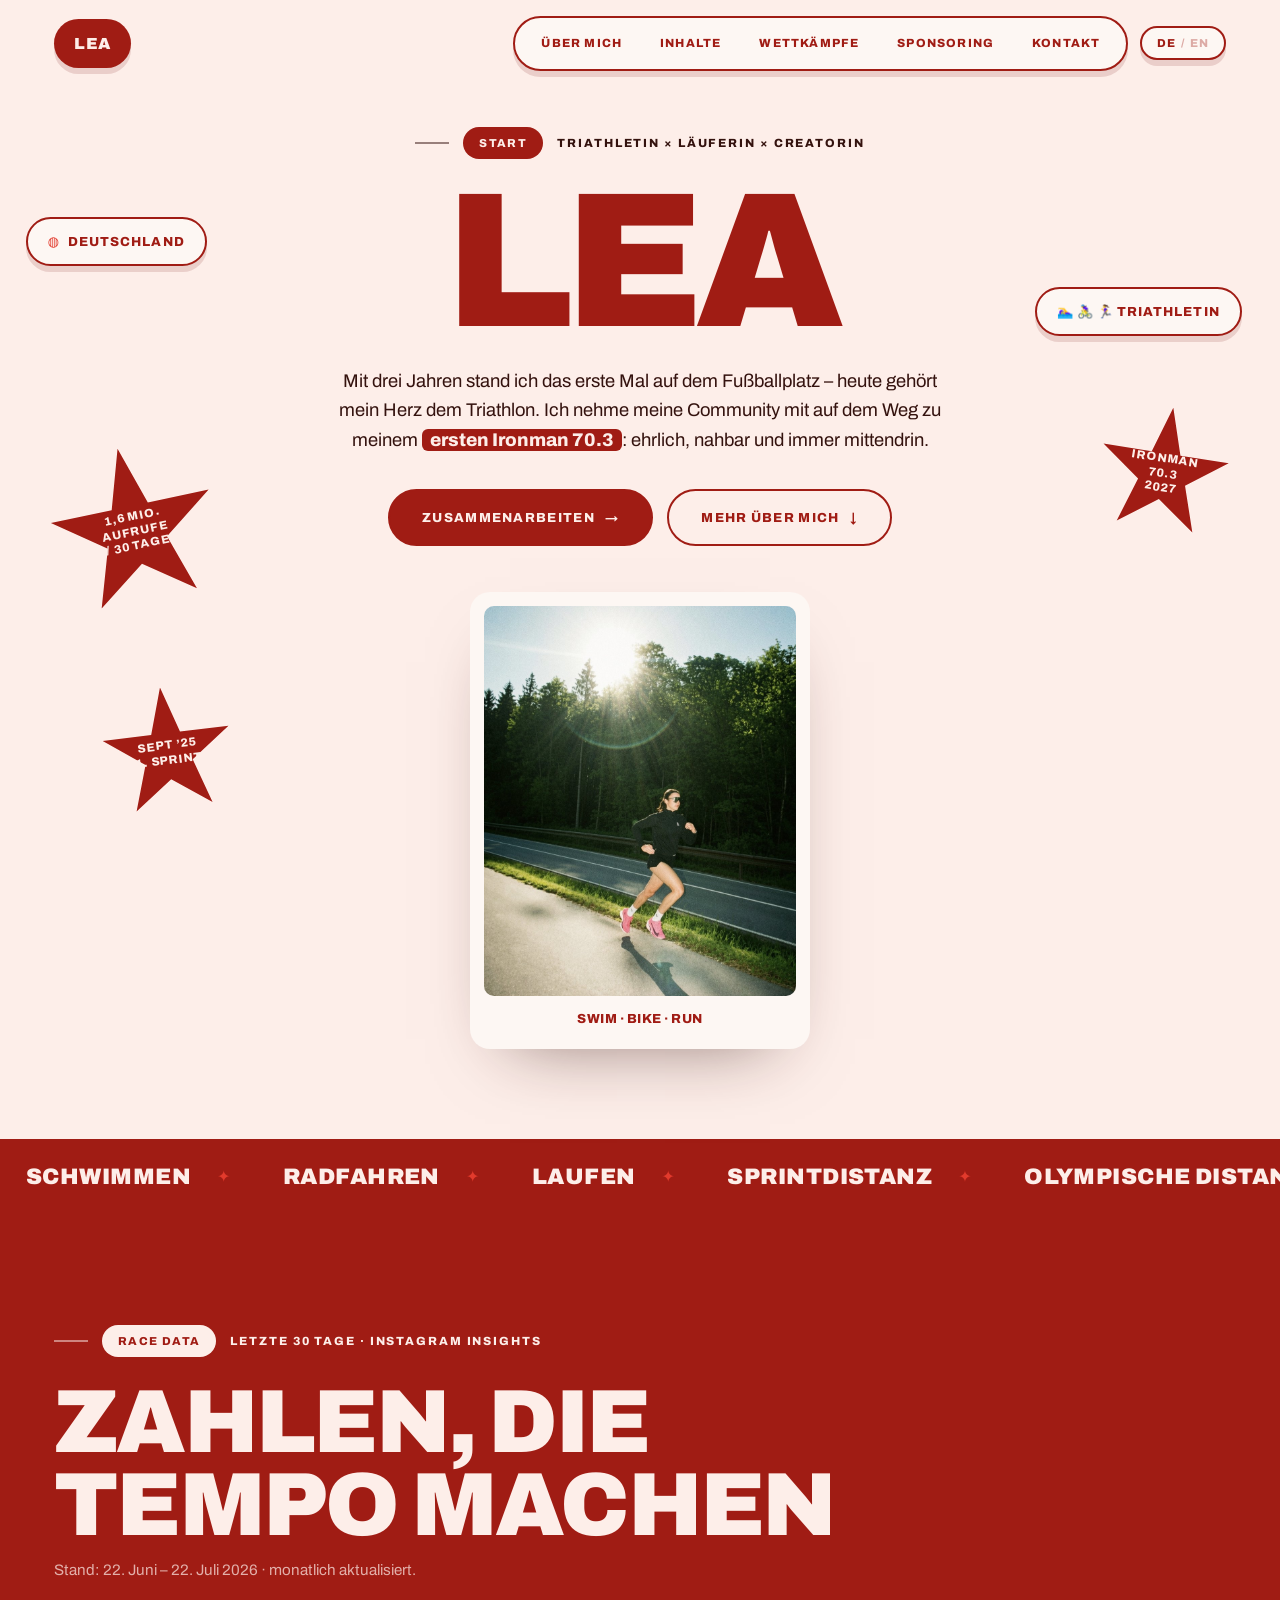
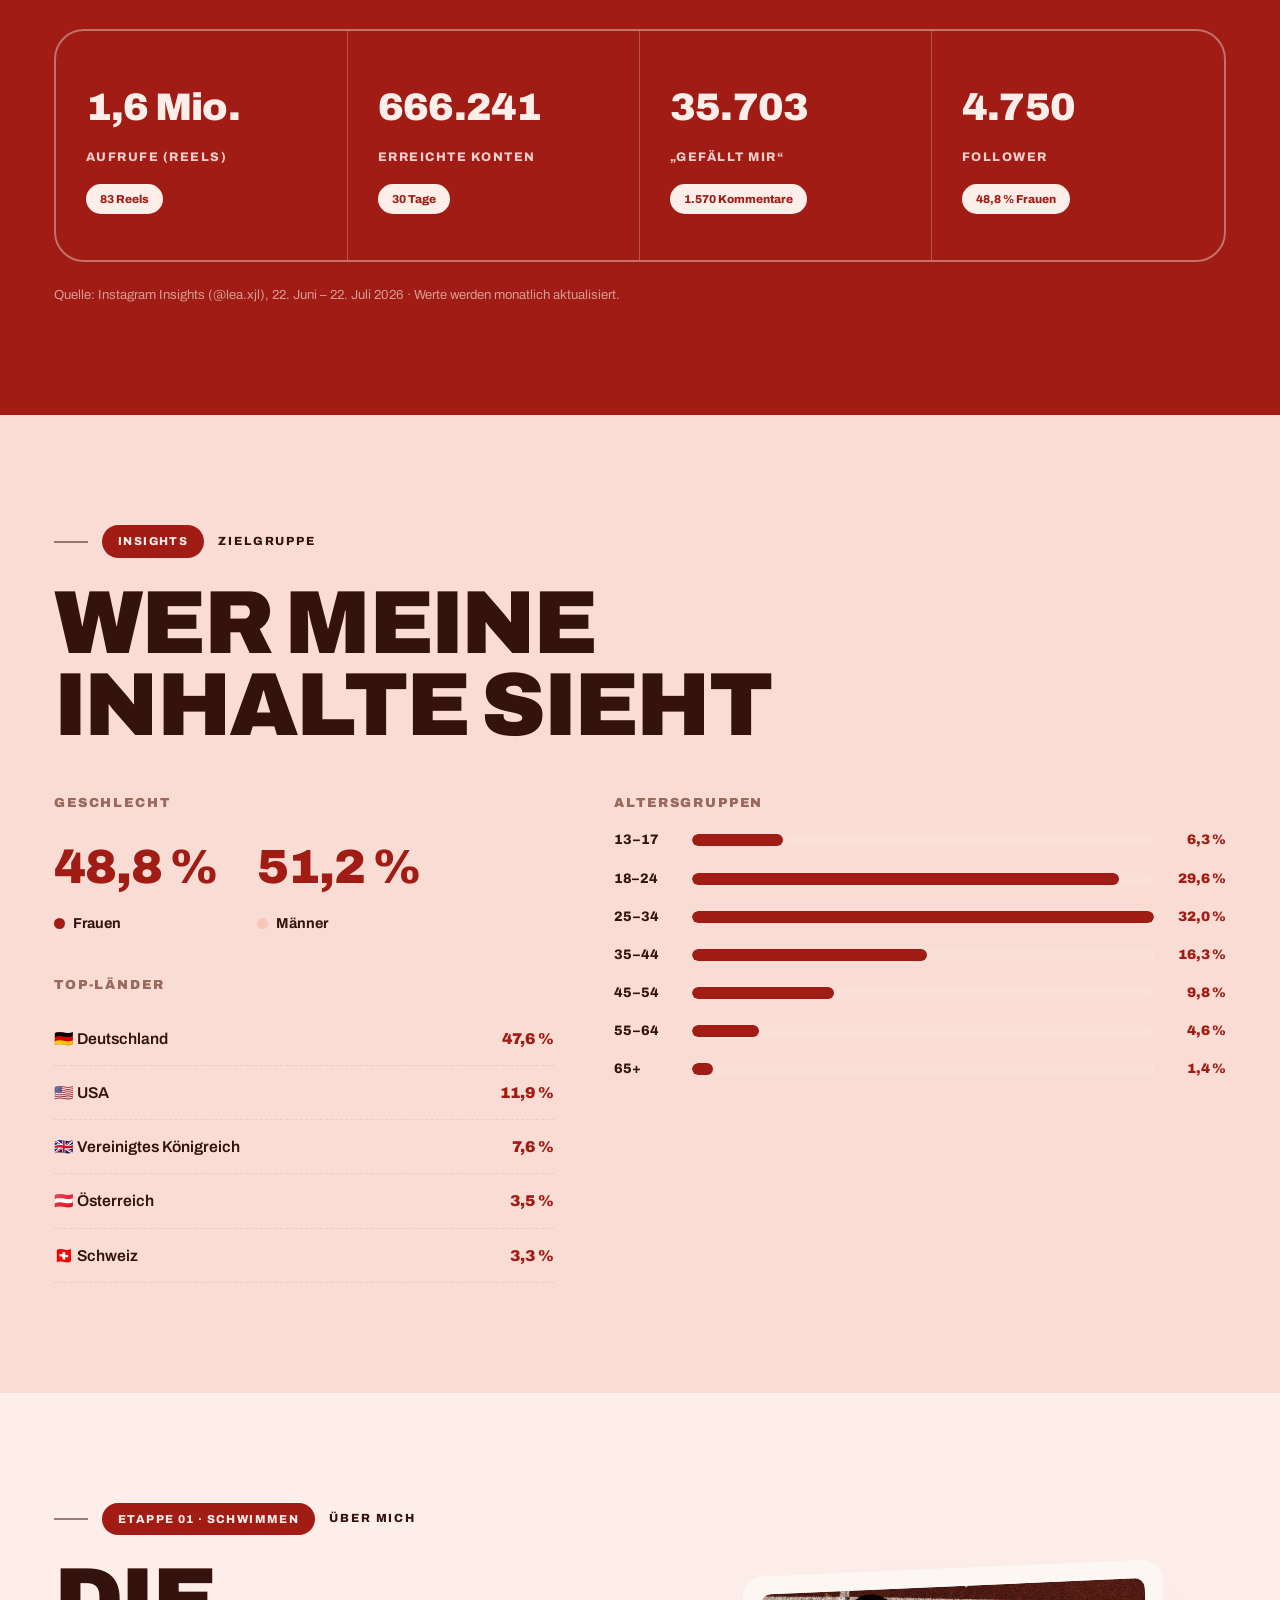
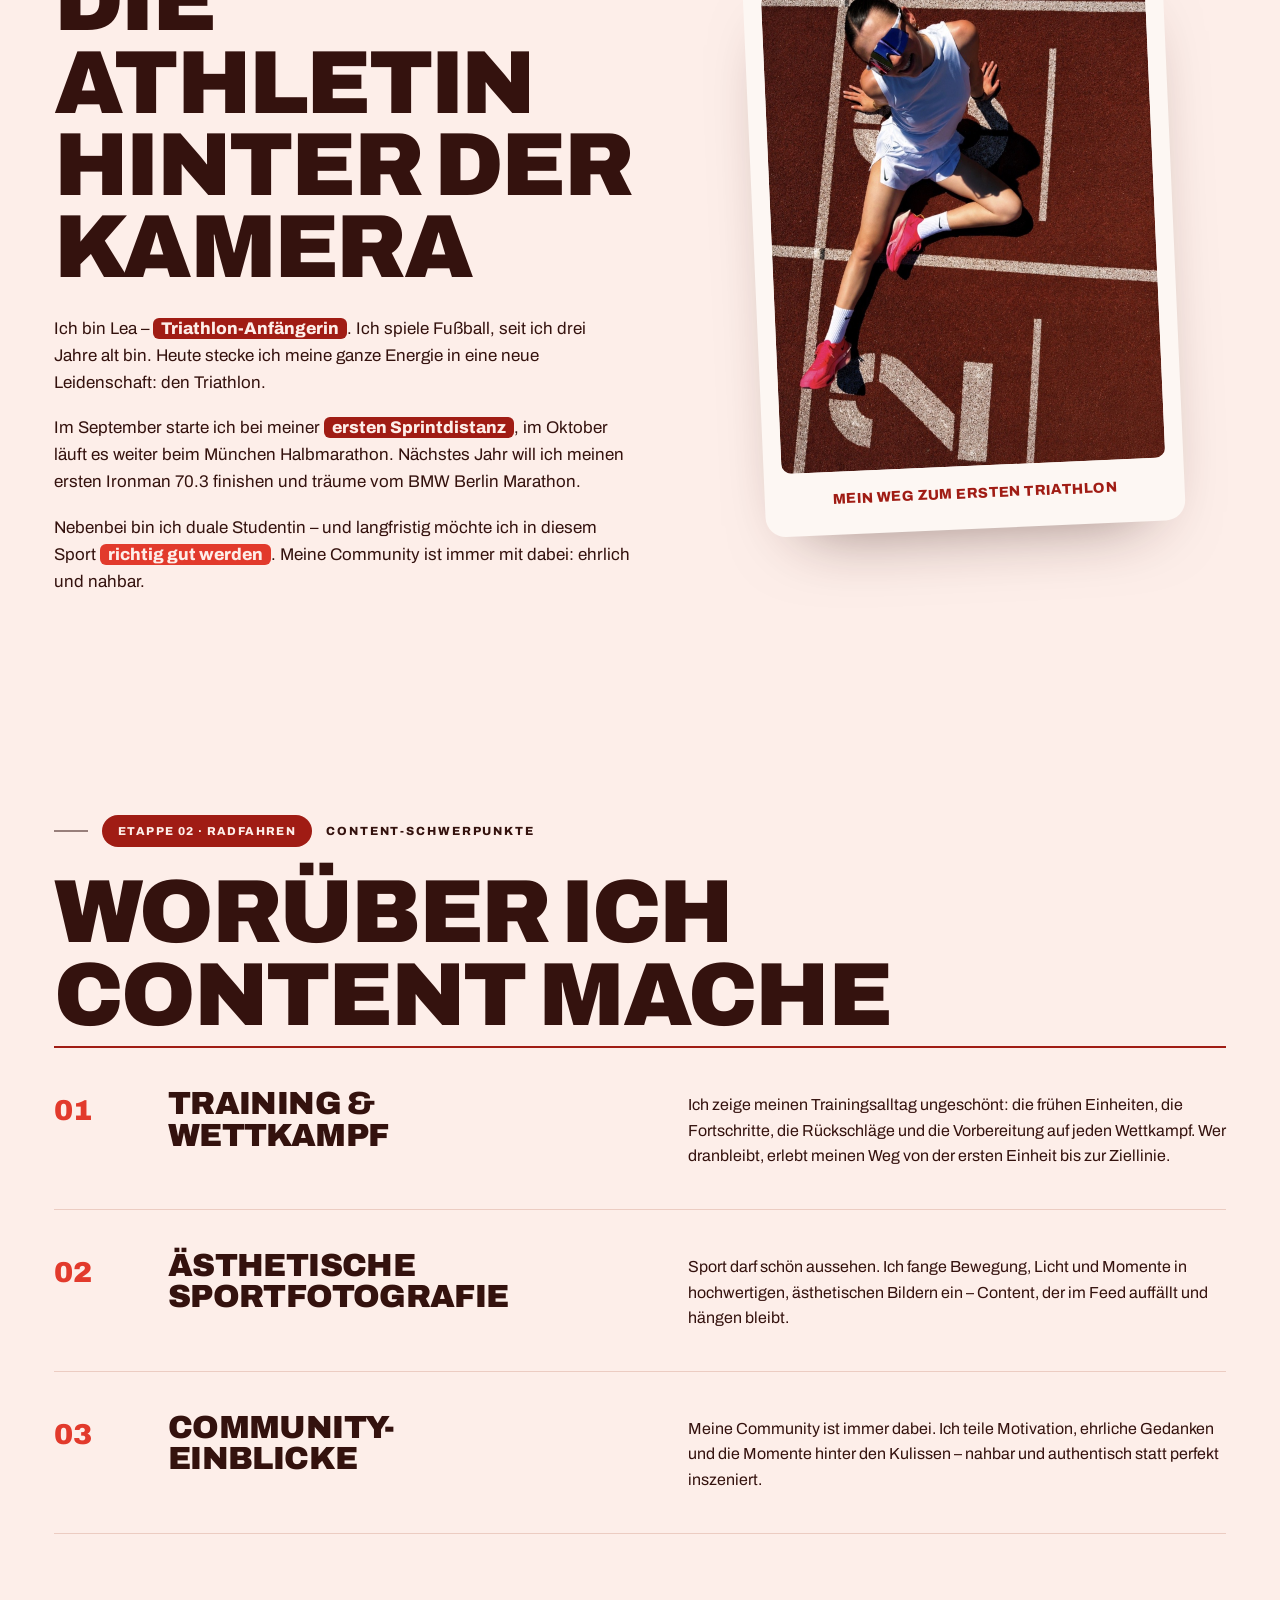
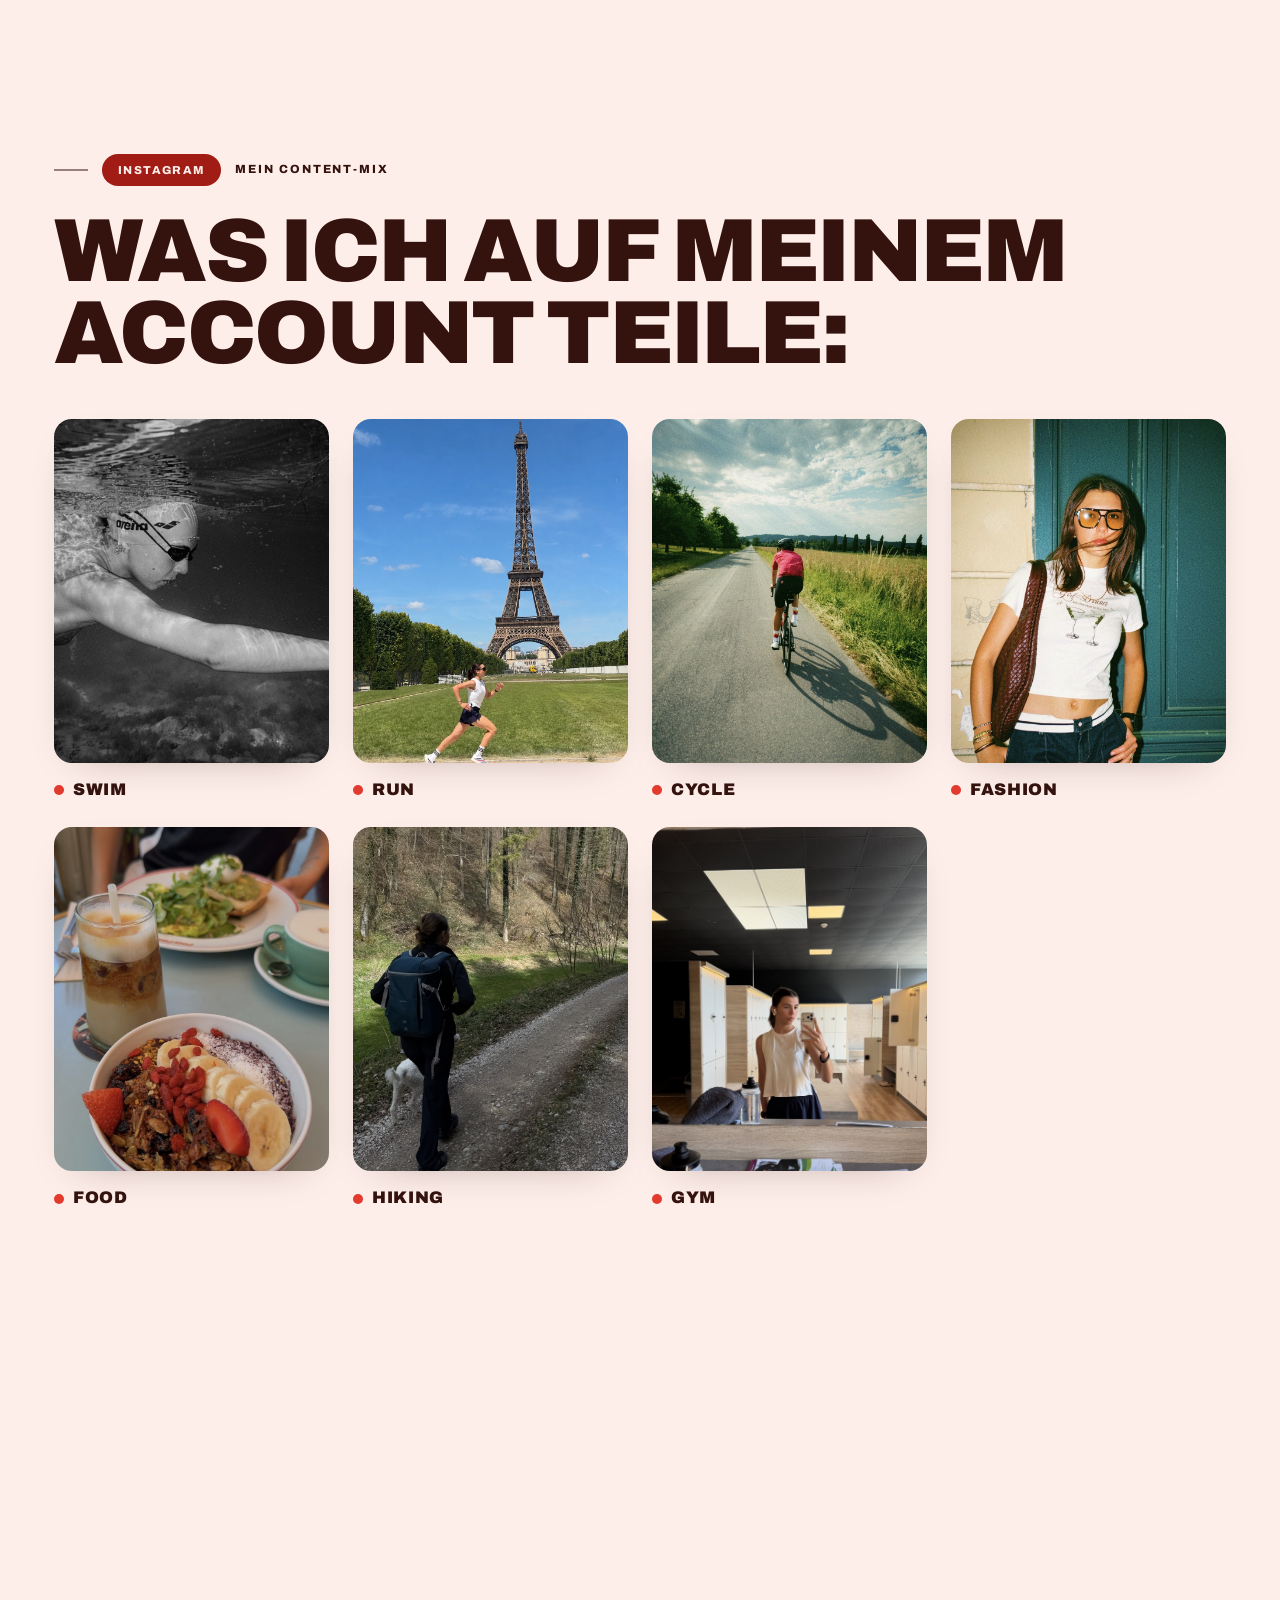
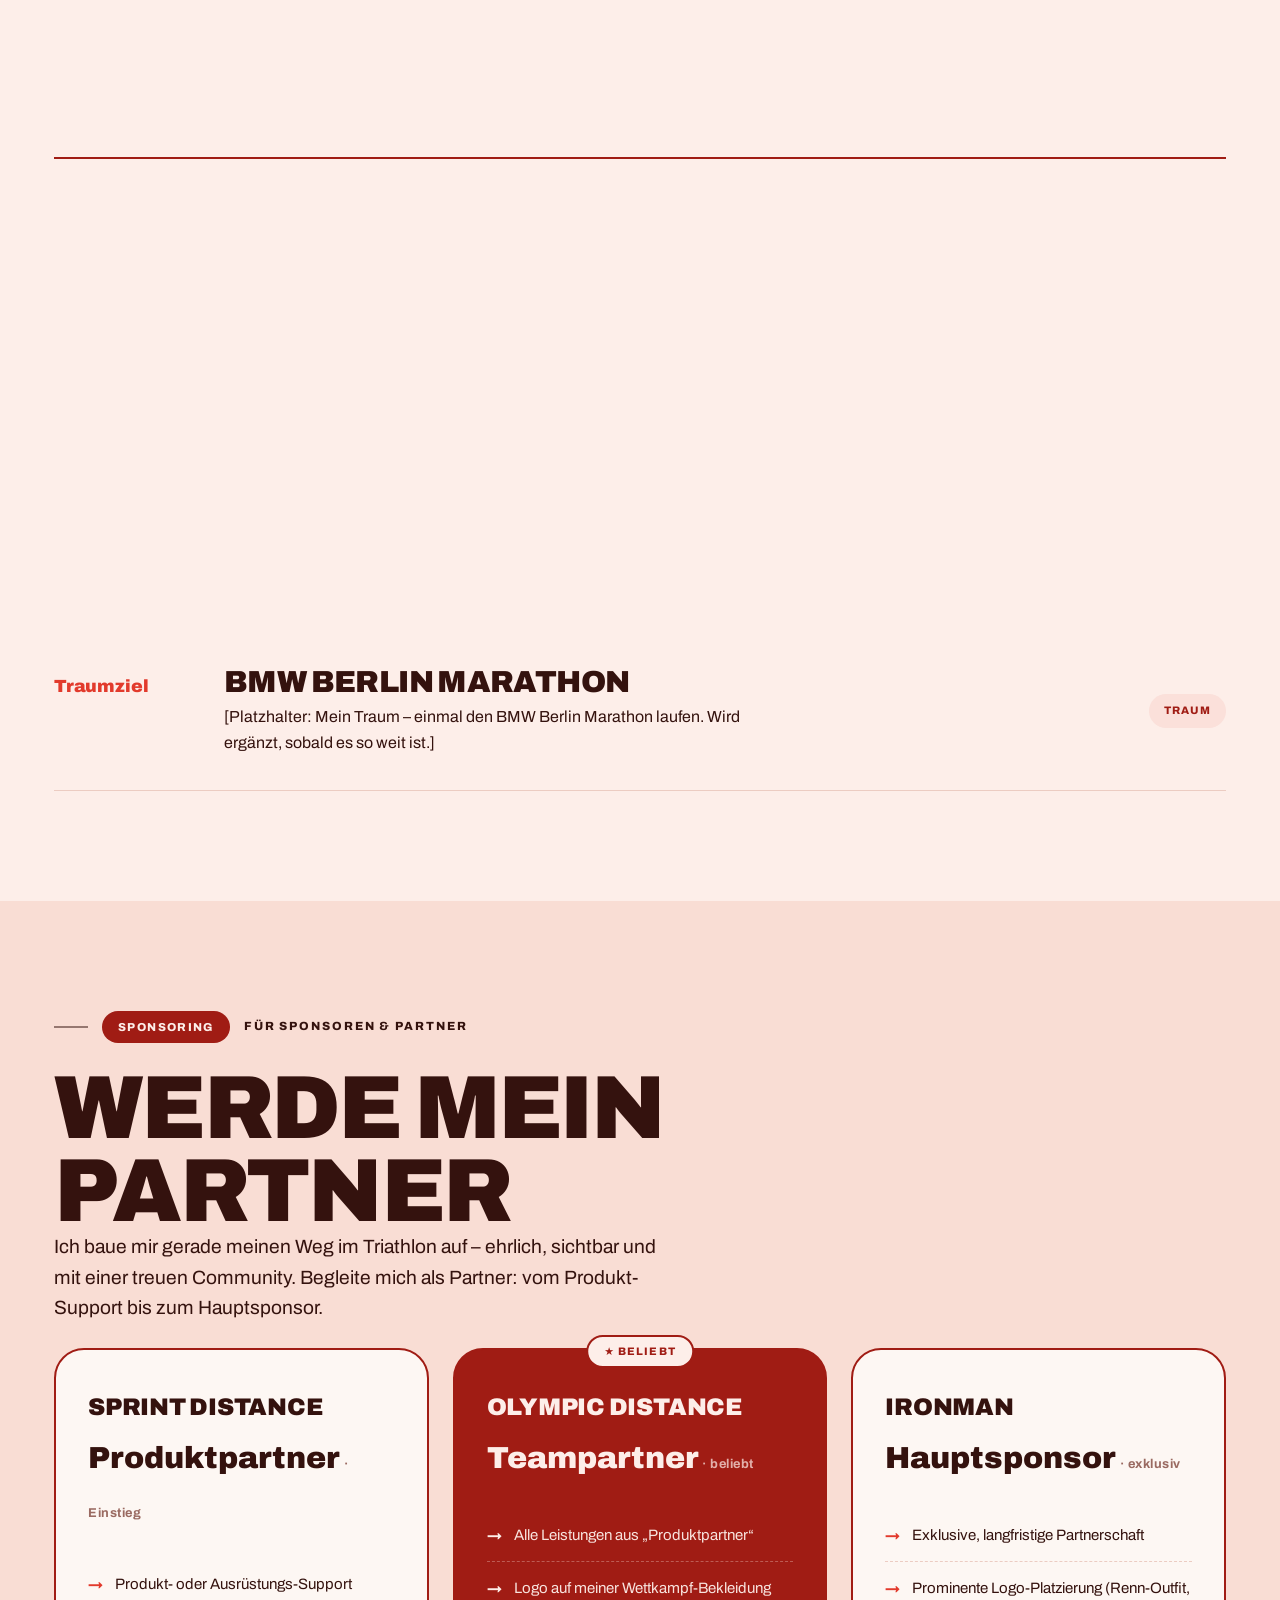
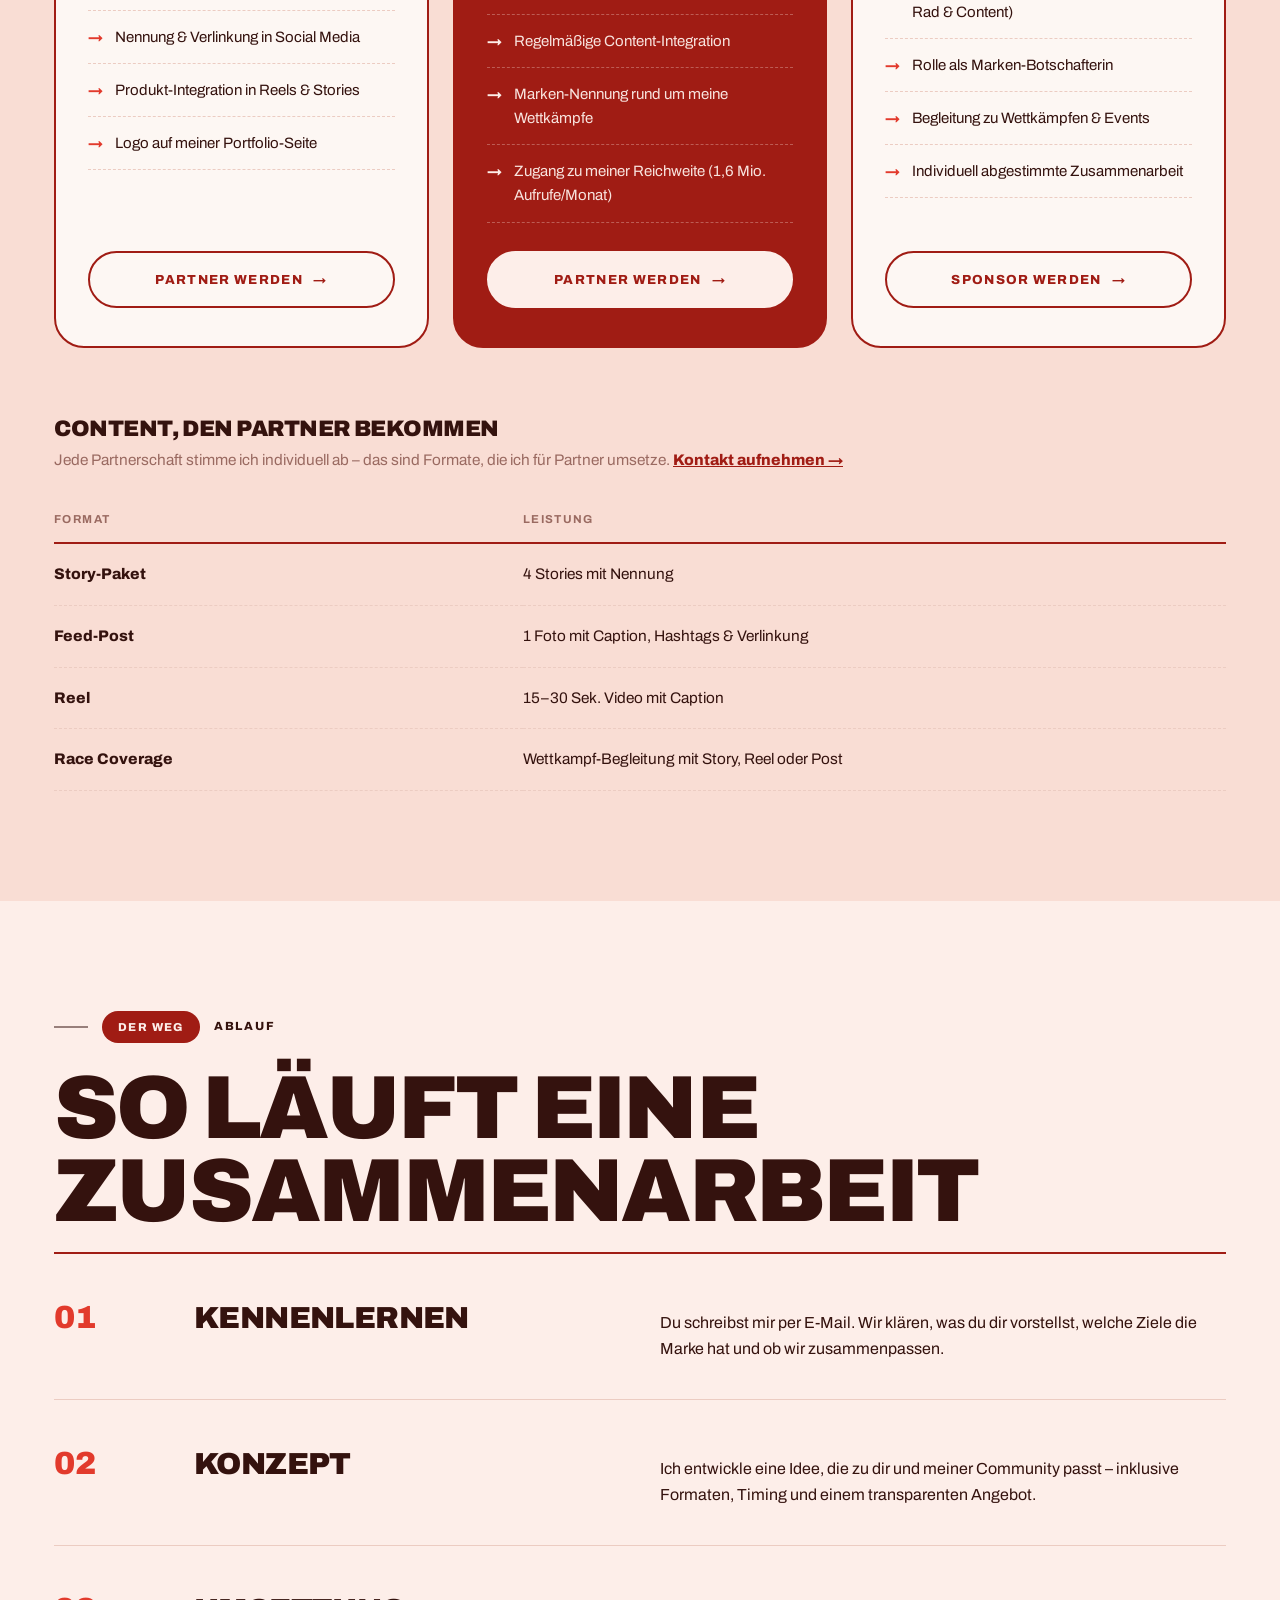
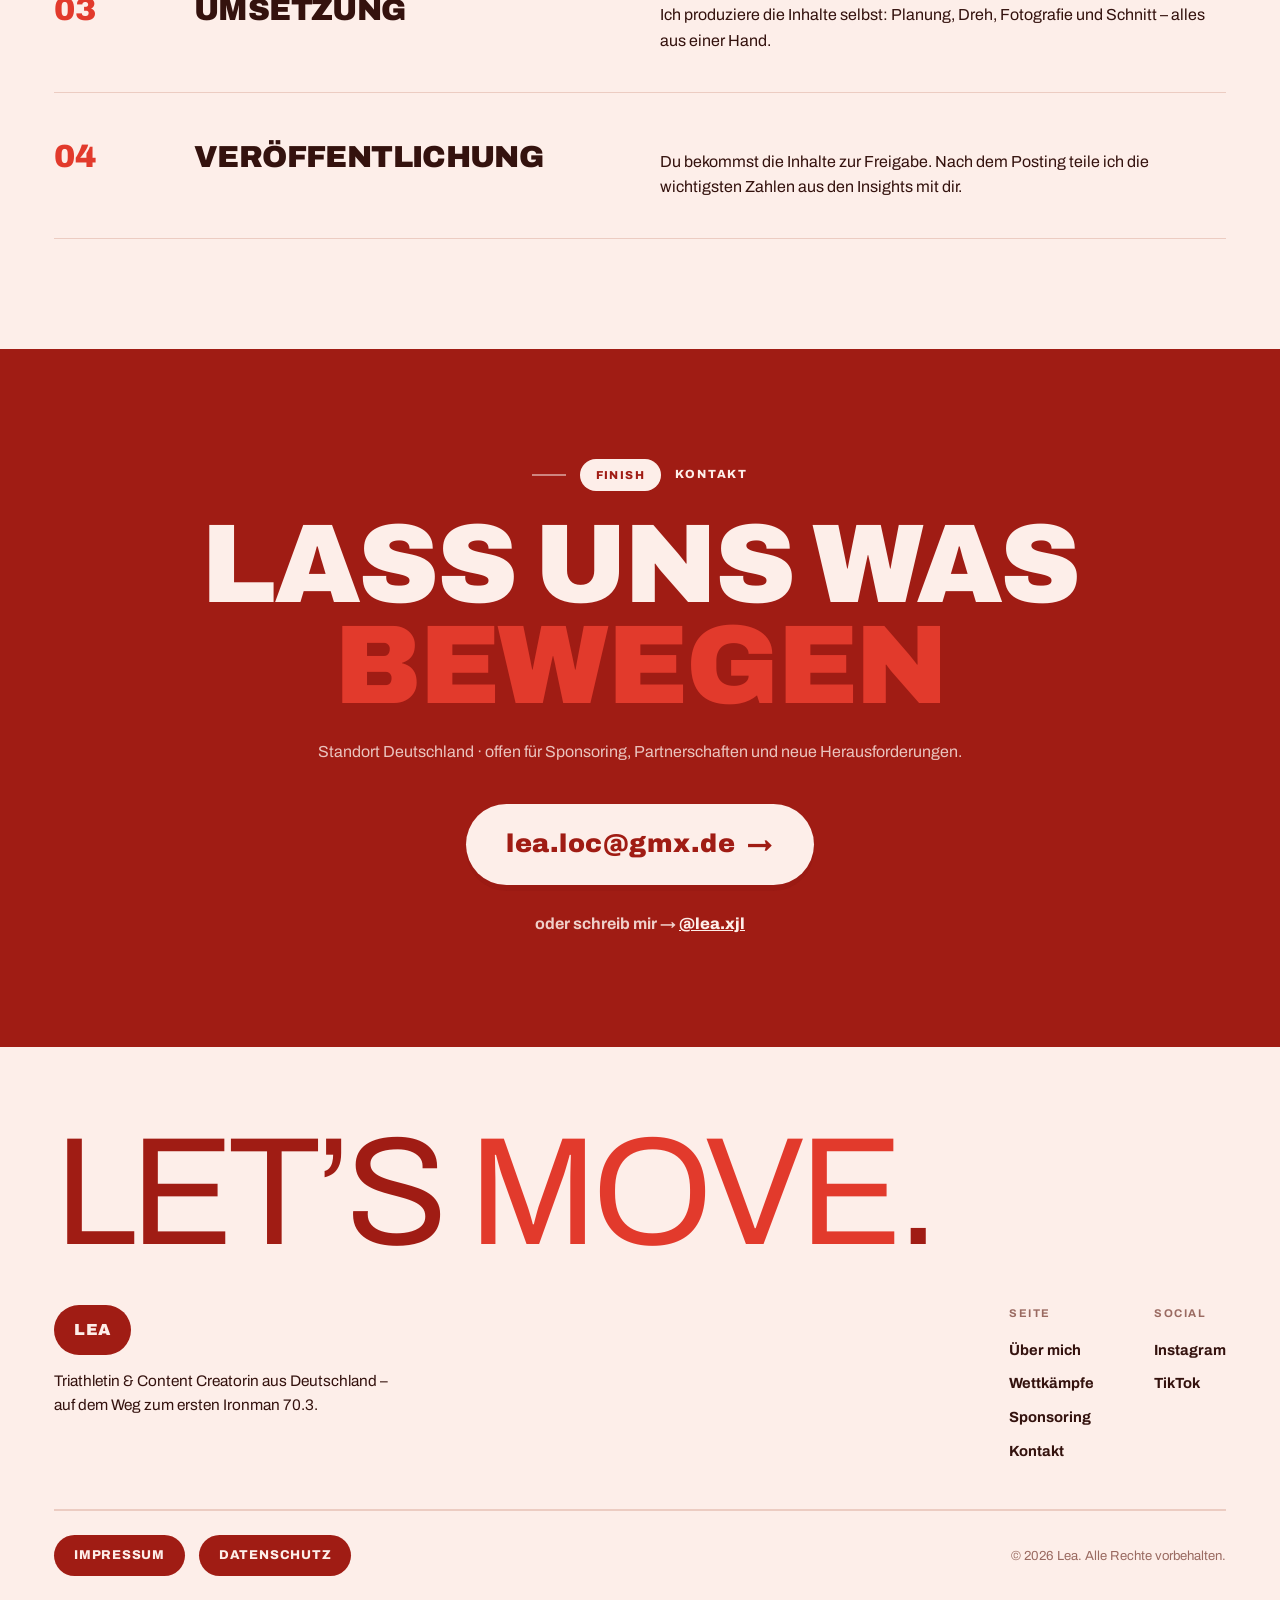
<file: index.html>
<!DOCTYPE html>
<html lang="de">
<head>
  <meta charset="UTF-8" />
  <meta name="viewport" content="width=device-width, initial-scale=1.0" />
  <title>Lea – Triathletin &amp; Content Creatorin</title>
  <meta name="description" content="Lea – Triathletin, Läuferin & Content Creatorin aus Deutschland. Ehrliche Einblicke in Training, Wettkampf und den Weg zum ersten Ironman 70.3." />
  <!-- Hinweis: bewusst KEINE Analyse-, Tracking- oder Marketingtools, KEINE nicht notwendigen Cookies. -->
  <link rel="preconnect" href="https://fonts.googleapis.com" />
  <link rel="preconnect" href="https://fonts.gstatic.com" crossorigin />
  <link href="https://fonts.googleapis.com/css2?family=Archivo:wght@400;500;600;700;800;900&display=swap" rel="stylesheet" />
  <link rel="stylesheet" href="styles.css" />
</head>
<body>

  <!-- ============ NAVBAR ============ -->
  <header class="nav">
    <div class="container nav-inner">
      <a href="index.html" class="brand">Lea</a>
      <div class="nav-right">
        <nav class="nav-links" id="navLinks">
          <a href="#ueber-mich" data-i18n="nav_about">Über mich</a>
          <a href="#inhalte" data-i18n="nav_content">Inhalte</a>
          <a href="#wettkaempfe" data-i18n="nav_races">Wettkämpfe</a>
          <a href="#leistungen" data-i18n="nav_brands">Sponsoring</a>
          <a href="#kontakt" data-i18n="nav_contact">Kontakt</a>
        </nav>
        <button class="lang-btn" id="langBtn" type="button" aria-label="Sprache wechseln / Switch language">
          <span class="l-de">DE</span><span class="sep">/</span><span class="l-en">EN</span>
        </button>
        <button class="nav-toggle" id="navToggle" aria-label="Menü">☰</button>
      </div>
    </div>
  </header>

  <!-- ============ HERO ============ -->
  <section class="hero">
    <span class="sticker st-loc"><span class="dot">◍</span> <span data-i18n="loc">Deutschland</span></span>
    <span class="sticker st-tri" data-i18n="hero_tri">🏊‍♀️ 🚴‍♀️ 🏃‍♀️ Triathletin</span>
    <span class="star-badge st-star"><span class="star-shape"></span><span class="star-text" data-i18n="hero_star">1,6 Mio.<br />Aufrufe<br />/ 30 Tage</span></span>
    <span class="star-badge st-star2 sm"><span class="star-shape"></span><span class="star-text" data-i18n="hero_star2">Ironman<br />70.3<br />2027</span></span>
    <span class="star-badge st-star3 sm"><span class="star-shape"></span><span class="star-text" data-i18n="hero_star3">Sept ’25<br />1. Sprint</span></span>

    <div class="container hero-inner">
      <div class="tag-row reveal">
        <span class="dash"></span>
        <span class="pill" data-i18n="hero_pill">Start</span>
        <span class="cap" data-i18n="hero_cap">Triathletin × Läuferin × Creatorin</span>
      </div>
      <h1 class="hero-name reveal"><span>Lea</span></h1>
      <p class="hero-lead reveal" data-i18n="hero_lead">
        Mit drei Jahren stand ich das erste Mal auf dem Fußballplatz – heute gehört mein Herz dem
        Triathlon. Ich nehme meine Community mit auf dem Weg zu meinem <span class="hl">ersten Ironman&nbsp;70.3</span>:
        ehrlich, nahbar und immer mittendrin.
      </p>
      <div class="hero-actions reveal">
        <a href="#kontakt" class="btn" data-i18n="hero_cta1">Zusammenarbeiten <span class="arrow">→</span></a>
        <a href="#ueber-mich" class="btn-outline btn" data-i18n="hero_cta2">Mehr über mich <span class="arrow">↓</span></a>
      </div>
      <div class="hero-photo reveal">
        <img class="photo" src="images/laufen.jpg" alt="Lea beim Lauftraining" />
        <div class="ph-cap">Swim · Bike · Run</div>
      </div>
    </div>
  </section>

  <!-- ============ MARQUEE ============ -->
  <div class="marquee" aria-hidden="true">
    <div class="marquee-track" data-i18n="marquee">
      <span>Schwimmen</span><span>Radfahren</span><span>Laufen</span><span>Sprintdistanz</span><span>Olympische Distanz</span><span>Ironman 70.3</span>
      <span>Schwimmen</span><span>Radfahren</span><span>Laufen</span><span>Sprintdistanz</span><span>Olympische Distanz</span><span>Ironman 70.3</span>
    </div>
  </div>

  <!-- ============ KENNZAHLEN ============ -->
  <!-- ▼▼▼ MONATLICH AKTUALISIEREN: Zahlen aus den Instagram-Insights hier eintragen ▼▼▼ -->
  <section id="kennzahlen" class="stats">
    <div class="container">
      <div class="tag-row reveal">
        <span class="dash"></span>
        <span class="pill">Race Data</span>
        <span class="cap" data-i18n="stats_cap">Letzte 30 Tage · Instagram Insights</span>
      </div>
      <h2 class="display reveal" data-i18n="stats_h2">Zahlen, die<br />Tempo machen</h2>
      <p class="sub reveal" data-i18n="stats_sub">Stand: 22. Juni – 22. Juli 2026 · monatlich aktualisiert.</p>
      <div class="stats-box reveal" data-i18n="stats_box">
        <div class="stat"><div class="num">1,6 Mio.</div><div class="label">Aufrufe (Reels)</div><span class="spill">83 Reels</span></div>
        <div class="stat"><div class="num">666.241</div><div class="label">Erreichte Konten</div><span class="spill">30 Tage</span></div>
        <div class="stat"><div class="num">35.703</div><div class="label">„Gefällt mir“</div><span class="spill">1.570 Kommentare</span></div>
        <div class="stat"><div class="num">4.750</div><div class="label">Follower</div><span class="spill">48,8 % Frauen</span></div>
      </div>
      <p class="source reveal" data-i18n="stats_source">Quelle: Instagram Insights (@lea.xjl), 22. Juni – 22. Juli 2026 · Werte werden monatlich aktualisiert.</p>
    </div>
  </section>

  <!-- ============ ZIELGRUPPE / AUDIENCE ============ -->
  <section id="zielgruppe" class="audience">
    <div class="container">
      <div class="tag-row reveal">
        <span class="dash"></span>
        <span class="pill">Insights</span>
        <span class="cap" data-i18n="aud_cap">Zielgruppe</span>
      </div>
      <h2 class="display reveal" style="max-width:16ch; margin-bottom:50px;" data-i18n="aud_h2">Wer meine Inhalte sieht</h2>
      <div class="aud-grid">
        <div class="aud-left">
          <div class="aud-block reveal" data-i18n="aud_gender">
            <h3>Geschlecht</h3>
            <div class="gender">
              <div class="g"><span class="pct">48,8 %</span><span class="gl"><i class="dw"></i> Frauen</span></div>
              <div class="g"><span class="pct">51,2 %</span><span class="gl"><i class="dm"></i> Männer</span></div>
            </div>
          </div>
          <div class="aud-block reveal" data-i18n="aud_countries">
            <h3>Top-Länder</h3>
            <ul class="country-list">
              <li><span>🇩🇪 Deutschland</span><strong>47,6 %</strong></li>
              <li><span>🇺🇸 USA</span><strong>11,9 %</strong></li>
              <li><span>🇬🇧 Vereinigtes Königreich</span><strong>7,6 %</strong></li>
              <li><span>🇦🇹 Österreich</span><strong>3,5 %</strong></li>
              <li><span>🇨🇭 Schweiz</span><strong>3,3 %</strong></li>
            </ul>
          </div>
        </div>
        <div class="aud-block reveal" data-i18n="aud_age">
          <h3>Altersgruppen</h3>
          <div class="bar-row"><span class="age">13–17</span><span class="bar"><span style="width:19.7%"></span></span><b>6,3 %</b></div>
          <div class="bar-row"><span class="age">18–24</span><span class="bar"><span style="width:92.5%"></span></span><b>29,6 %</b></div>
          <div class="bar-row"><span class="age">25–34</span><span class="bar"><span style="width:100%"></span></span><b>32,0 %</b></div>
          <div class="bar-row"><span class="age">35–44</span><span class="bar"><span style="width:50.9%"></span></span><b>16,3 %</b></div>
          <div class="bar-row"><span class="age">45–54</span><span class="bar"><span style="width:30.6%"></span></span><b>9,8 %</b></div>
          <div class="bar-row"><span class="age">55–64</span><span class="bar"><span style="width:14.4%"></span></span><b>4,6 %</b></div>
          <div class="bar-row"><span class="age">65+</span><span class="bar"><span style="width:4.4%"></span></span><b>1,4 %</b></div>
        </div>
      </div>
    </div>
  </section>
  <!-- ▲▲▲ MONATLICH AKTUALISIEREN: Ende ▲▲▲ -->

  <!-- ============ ÜBER MICH ============ -->
  <section id="ueber-mich">
    <div class="container about-grid">
      <div class="about-text reveal">
        <div class="tag-row">
          <span class="dash"></span>
          <span class="pill" data-i18n="about_pill">Etappe 01 · Schwimmen</span>
          <span class="cap" data-i18n="about_cap">Über mich</span>
        </div>
        <h2 class="display" data-i18n="about_h2">Die Athletin<br />hinter der <span class="accent">Kamera</span></h2>
        <p data-i18n="about_p1">
          Ich bin Lea – <span class="hl">Triathlon-Anfängerin</span>. Ich spiele Fußball, seit ich drei Jahre alt bin.
          Heute stecke ich meine ganze Energie in eine neue Leidenschaft: den Triathlon.
        </p>
        <p data-i18n="about_p2">
          Im September starte ich bei meiner <span class="hl">ersten Sprintdistanz</span>, im Oktober läuft es weiter
          beim München Halbmarathon. Nächstes Jahr will ich meinen ersten Ironman&nbsp;70.3 finishen und träume vom
          BMW Berlin Marathon.
        </p>
        <p data-i18n="about_p3">
          Nebenbei bin ich duale Studentin – und langfristig möchte ich in diesem Sport
          <span class="hl alt">richtig gut werden</span>. Meine Community ist immer mit dabei: ehrlich und nahbar.
        </p>
      </div>
      <div class="reveal">
        <div class="polaroid">
          <img class="photo" src="images/ueber-mich.jpg" alt="Hey, ich bin Lea" />
          <div class="ph-cap" data-i18n="about_cap2">Mein Weg zum ersten Triathlon</div>
        </div>
      </div>
    </div>
  </section>

  <!-- ============ CONTENT-SCHWERPUNKTE ============ -->
  <section id="schwerpunkte" class="services" style="background:var(--bg);">
    <div class="container">
      <div class="tag-row reveal">
        <span class="dash"></span>
        <span class="pill" data-i18n="pillars_pill">Etappe 02 · Radfahren</span>
        <span class="cap" data-i18n="pillars_cap">Content-Schwerpunkte</span>
      </div>
      <h2 class="display reveal" style="max-width:15ch;" data-i18n="pillars_h2">Worüber ich Content mache</h2>
      <div class="pillars">
        <div class="pillar reveal">
          <div class="p-num">01</div>
          <h3 data-i18n="pillar1_h3">Training &amp;<br />Wettkampf</h3>
          <p data-i18n="pillar1_p">Ich zeige meinen Trainingsalltag ungeschönt: die frühen Einheiten, die Fortschritte, die Rückschläge und die Vorbereitung auf jeden Wettkampf. Wer dranbleibt, erlebt meinen Weg von der ersten Einheit bis zur Ziellinie.</p>
        </div>
        <div class="pillar reveal">
          <div class="p-num">02</div>
          <h3 data-i18n="pillar2_h3">Ästhetische<br />Sportfotografie</h3>
          <p data-i18n="pillar2_p">Sport darf schön aussehen. Ich fange Bewegung, Licht und Momente in hochwertigen, ästhetischen Bildern ein – Content, der im Feed auffällt und hängen bleibt.</p>
        </div>
        <div class="pillar reveal">
          <div class="p-num">03</div>
          <h3 data-i18n="pillar3_h3">Community-<br />Einblicke</h3>
          <p data-i18n="pillar3_p">Meine Community ist immer dabei. Ich teile Motivation, ehrliche Gedanken und die Momente hinter den Kulissen – nahbar und authentisch statt perfekt inszeniert.</p>
        </div>
      </div>
    </div>
  </section>

  <!-- ============ WAS ICH TEILE ============ -->
  <section id="inhalte">
    <div class="container">
      <div class="tag-row reveal">
        <span class="dash"></span>
        <span class="pill">Instagram</span>
        <span class="cap" data-i18n="shares_cap">Mein Content-Mix</span>
      </div>
      <h2 class="display reveal" style="max-width:18ch; margin-bottom:44px;" data-i18n="shares_h2">Was ich auf meinem Account teile:</h2>
      <div class="shares-grid">
        <div class="share reveal"><img src="images/schwimmen.jpg" alt="Schwimmen" /><span class="lbl">Swim</span></div>
        <div class="share reveal"><img src="images/paris.jpg" alt="Laufen" /><span class="lbl">Run</span></div>
        <div class="share reveal"><img src="images/radfahren.jpg" alt="Radfahren" /><span class="lbl">Cycle</span></div>
        <div class="share reveal"><img src="images/fashion.jpg" alt="Fashion" /><span class="lbl">Fashion</span></div>
        <div class="share reveal"><img src="images/food.jpg" alt="Food" /><span class="lbl">Food</span></div>
        <div class="share reveal"><img src="images/wandern.jpg" alt="Wandern" /><span class="lbl">Hiking</span></div>
        <div class="share reveal"><img src="images/gym.jpg" alt="Gym" /><span class="lbl">Gym</span></div>
      </div>
    </div>
  </section>

  <!-- ============ WETTKÄMPFE ============ -->
  <section id="wettkaempfe">
    <div class="container">
      <div class="tag-row reveal">
        <span class="dash"></span>
        <span class="pill">Race Report</span>
        <span class="cap" data-i18n="races_cap">Wettkämpfe</span>
      </div>
      <h2 class="display reveal" style="max-width:16ch; margin-bottom:18px;" data-i18n="races_h2">Meine Wettkämpfe</h2>
      <p class="lead reveal" style="max-width:600px;" data-i18n="races_intro">Hier halte ich fest, wie meine Rennen gelaufen sind – Ergebnisse und Berichte trage ich nach jedem Wettkampf nach.</p>
      <div class="races">
        <div class="race reveal">
          <div class="race-date">Sept 2025</div>
          <div class="race-main">
            <h3>Erste Sprintdistanz</h3>
            <p data-i18n="race1_p">[Platzhalter: Wie ist mein allererster Triathlon gelaufen? Zeit, Gefühl, Learnings – trage ich nach dem Rennen ein.]</p>
          </div>
          <span class="race-status" data-i18n="status_upcoming">Anstehend</span>
        </div>
        <div class="race reveal">
          <div class="race-date">Okt 2025</div>
          <div class="race-main">
            <h3>München Halbmarathon</h3>
            <p data-i18n="race2_p">[Platzhalter: Mein Renn-Bericht vom München Halbmarathon – Zeit, Verlauf und wie es sich angefühlt hat.]</p>
          </div>
          <span class="race-status" data-i18n="status_upcoming">Anstehend</span>
        </div>
        <div class="race reveal">
          <div class="race-date">2027</div>
          <div class="race-main">
            <h3>Ironman 70.3</h3>
            <p data-i18n="race3_p">[Platzhalter: Mein großes Ziel – mein erster Ironman 70.3. Bericht folgt, sobald ich am Start war.]</p>
          </div>
          <span class="race-status" data-i18n="status_goal">Ziel</span>
        </div>
        <div class="race reveal">
          <div class="race-date">Traumziel</div>
          <div class="race-main">
            <h3>BMW Berlin Marathon</h3>
            <p data-i18n="race4_p">[Platzhalter: Mein Traum – einmal den BMW Berlin Marathon laufen. Wird ergänzt, sobald es so weit ist.]</p>
          </div>
          <span class="race-status" data-i18n="status_dream">Traum</span>
        </div>
      </div>
    </div>
  </section>

  <!-- ============ SPONSORING / PAKETE ============ -->
  <section id="leistungen" class="services">
    <div class="container">
      <div class="tag-row reveal">
        <span class="dash"></span>
        <span class="pill" data-i18n="leist_pill">Sponsoring</span>
        <span class="cap" data-i18n="leist_cap">Für Sponsoren &amp; Partner</span>
      </div>
      <h2 class="display reveal" style="max-width:14ch;" data-i18n="leist_h2">Werde mein Partner</h2>
      <p class="lead reveal" style="max-width:620px; margin-bottom:6px;" data-i18n="leist_intro">Ich baue mir gerade meinen Weg im Triathlon auf – ehrlich, sichtbar und mit einer treuen Community. Begleite mich als Partner: vom Produkt-Support bis zum Hauptsponsor.</p>
      <div class="packages">
        <div class="package reveal">
          <div class="tier">Sprint Distance</div>
          <div class="price" data-i18n="price_entry">Produktpartner<small> · Einstieg</small></div>
          <ul data-i18n="sprint_list">
            <li>Produkt- oder Ausrüstungs-Support</li>
            <li>Nennung &amp; Verlinkung in Social Media</li>
            <li>Produkt-Integration in Reels &amp; Stories</li>
            <li>Logo auf meiner Portfolio-Seite</li>
          </ul>
          <a href="#kontakt" class="btn btn-outline" data-i18n="btn_request">Partner werden <span class="arrow">→</span></a>
        </div>
        <div class="package featured reveal">
          <span class="badge-top" data-i18n="badge_popular">★ Beliebt</span>
          <div class="tier">Olympic Distance</div>
          <div class="price" data-i18n="price_balanced">Teampartner<small> · beliebt</small></div>
          <ul data-i18n="olympic_list">
            <li>Alle Leistungen aus „Produktpartner“</li>
            <li>Logo auf meiner Wettkampf-Bekleidung</li>
            <li>Regelmäßige Content-Integration</li>
            <li>Marken-Nennung rund um meine Wettkämpfe</li>
            <li>Zugang zu meiner Reichweite (1,6 Mio. Aufrufe/Monat)</li>
          </ul>
          <a href="#kontakt" class="btn" data-i18n="btn_request2">Partner werden <span class="arrow">→</span></a>
        </div>
        <div class="package reveal">
          <div class="tier">Ironman</div>
          <div class="price" data-i18n="price_partner">Hauptsponsor<small> · exklusiv</small></div>
          <ul data-i18n="ironman_list">
            <li>Exklusive, langfristige Partnerschaft</li>
            <li>Prominente Logo-Platzierung (Renn-Outfit, Rad &amp; Content)</li>
            <li>Rolle als Marken-Botschafterin</li>
            <li>Begleitung zu Wettkämpfen &amp; Events</li>
            <li>Individuell abgestimmte Zusammenarbeit</li>
          </ul>
          <a href="#kontakt" class="btn btn-outline" data-i18n="btn_request3">Sponsor werden <span class="arrow">→</span></a>
        </div>
      </div>

      <!-- Content-Leistungen -->
      <div class="formats reveal">
        <h3 data-i18n="formats_h3">Content, den Partner bekommen</h3>
        <p class="intro" data-i18n="formats_intro">Jede Partnerschaft stimme ich individuell ab – das sind Formate, die ich für Partner umsetze. <a href="#kontakt">Kontakt aufnehmen →</a></p>
        <table class="ftable">
          <thead><tr><th data-i18n="th_format">Format</th><th data-i18n="th_deliverable">Leistung</th></tr></thead>
          <tbody data-i18n="formats_rows">
            <tr><td>Story-Paket</td><td>4 Stories mit Nennung</td></tr>
            <tr><td>Feed-Post</td><td>1 Foto mit Caption, Hashtags &amp; Verlinkung</td></tr>
            <tr><td>Reel</td><td>15–30 Sek. Video mit Caption</td></tr>
            <tr><td>Race Coverage</td><td>Wettkampf-Begleitung mit Story, Reel oder Post</td></tr>
          </tbody>
        </table>
      </div>
    </div>
  </section>

  <!-- ============ ABLAUF ============ -->
  <section id="ablauf">
    <div class="container">
      <div class="tag-row reveal">
        <span class="dash"></span>
        <span class="pill" data-i18n="ablauf_pill">Der Weg</span>
        <span class="cap" data-i18n="ablauf_cap">Ablauf</span>
      </div>
      <h2 class="display reveal" style="max-width:16ch; margin-bottom:20px;" data-i18n="ablauf_h2">So läuft eine Zusammenarbeit</h2>
      <div class="process">
        <div class="step reveal"><div class="s-num">01</div><h3 data-i18n="step1_h3">Kennenlernen</h3><p data-i18n="step1_p">Du schreibst mir per E-Mail. Wir klären, was du dir vorstellst, welche Ziele die Marke hat und ob wir zusammenpassen.</p></div>
        <div class="step reveal"><div class="s-num">02</div><h3 data-i18n="step2_h3">Konzept</h3><p data-i18n="step2_p">Ich entwickle eine Idee, die zu dir und meiner Community passt – inklusive Formaten, Timing und einem transparenten Angebot.</p></div>
        <div class="step reveal"><div class="s-num">03</div><h3 data-i18n="step3_h3">Umsetzung</h3><p data-i18n="step3_p">Ich produziere die Inhalte selbst: Planung, Dreh, Fotografie und Schnitt – alles aus einer Hand.</p></div>
        <div class="step reveal"><div class="s-num">04</div><h3 data-i18n="step4_h3">Veröffentlichung</h3><p data-i18n="step4_p">Du bekommst die Inhalte zur Freigabe. Nach dem Posting teile ich die wichtigsten Zahlen aus den Insights mit dir.</p></div>
      </div>
    </div>
  </section>

  <!-- ============ KONTAKT ============ -->
  <section id="kontakt" class="contact">
    <div class="container">
      <div class="tag-row reveal">
        <span class="dash"></span>
        <span class="pill">Finish</span>
        <span class="cap" data-i18n="kontakt_cap">Kontakt</span>
      </div>
      <h2 class="contact-big reveal" data-i18n="kontakt_big">Lass uns was<br /><span class="accent">bewegen</span></h2>
      <p class="sub reveal" data-i18n="kontakt_sub">Standort Deutschland · offen für Sponsoring, Partnerschaften und neue Herausforderungen.</p>
      <a href="mailto:lea.loc@gmx.de" class="contact-email reveal">lea.loc@gmx.de <span class="arrow">→</span></a>
      <p class="contact-dm reveal" data-i18n="kontakt_dm">oder schreib mir → <a href="https://instagram.com/lea.xjl" target="_blank" rel="noopener">@lea.xjl</a></p>
    </div>
  </section>

  <!-- ============ FOOTER ============ -->
  <footer class="footer">
    <div class="container">
      <div class="footer-huge reveal">Let’s <span class="accent">move</span>.</div>
      <div class="footer-cols">
        <div>
          <div class="brand" style="box-shadow:none;">Lea</div>
          <p class="footer-tag" style="margin-top:14px;" data-i18n="footer_tag">Triathletin &amp; Content Creatorin aus Deutschland – auf dem Weg zum ersten Ironman 70.3.</p>
        </div>
        <div class="footer-nav">
          <div>
            <h4 data-i18n="footer_menu">Seite</h4>
            <a href="#ueber-mich" data-i18n="nav_about">Über mich</a>
            <a href="#wettkaempfe" data-i18n="nav_races">Wettkämpfe</a>
            <a href="#leistungen" data-i18n="nav_brands">Sponsoring</a>
            <a href="#kontakt" data-i18n="nav_contact">Kontakt</a>
          </div>
          <div>
            <h4>Social</h4>
            <a href="https://instagram.com/lea.xjl" target="_blank" rel="noopener">Instagram</a>
            <a href="https://www.tiktok.com/@leaxjl" target="_blank" rel="noopener">TikTok</a>
          </div>
        </div>
      </div>
      <div class="footer-legal">
        <div class="legal-links">
          <a href="impressum.html">Impressum</a>
          <a href="datenschutz.html">Datenschutz</a>
        </div>
        <small>© <span id="year">2026</span> Lea. <span data-i18n="footer_rights">Alle Rechte vorbehalten.</span></small>
      </div>
    </div>
  </footer>

  <script>
    // Mobile-Menü
    const toggle = document.getElementById('navToggle');
    const links = document.getElementById('navLinks');
    toggle.addEventListener('click', () => links.classList.toggle('open'));
    links.querySelectorAll('a').forEach(a => a.addEventListener('click', () => links.classList.remove('open')));
    // Jahr
    document.getElementById('year').textContent = new Date().getFullYear();
    // Scroll-Reveal (ohne externe Libs / Tracking)
    const io = new IntersectionObserver((entries) => {
      entries.forEach(e => { if (e.isIntersecting) { e.target.classList.add('in'); io.unobserve(e.target); } });
    }, { threshold: 0.12, rootMargin: '0px 0px -60px 0px' });
    document.querySelectorAll('.reveal').forEach(el => io.observe(el));

    // ---------- Sprachumschalter DE / EN (rein clientseitig, kein Tracking) ----------
    const EN = {
      nav_about: "About", nav_content: "Content", nav_brands: "Sponsoring", nav_races: "Races", nav_process: "Process", nav_contact: "Contact",
      races_cap: "Races",
      races_h2: "My races",
      races_intro: "Here I record how my races went – I'll add results and reports after each event.",
      race1_p: "[Placeholder: How did my very first triathlon go? Time, feeling, learnings – I'll add it after the race.]",
      race2_p: "[Placeholder: My race report from the Munich Half Marathon – time, how it unfolded and how it felt.]",
      race3_p: "[Placeholder: My big goal – my first Ironman 70.3. Report to follow once I've been on the start line.]",
      race4_p: "[Placeholder: My dream – to run the BMW Berlin Marathon one day. To be added when the time comes.]",
      status_upcoming: "Upcoming", status_goal: "Goal", status_dream: "Dream",
      leist_intro: "I'm building my path in triathlon – honest, visible and with a loyal community. Join me as a partner: from product support to title sponsor.",
      loc: "Germany",
      hero_tri: "🏊‍♀️ 🚴‍♀️ 🏃‍♀️ Triathlete",
      hero_star: "1.6M<br />views<br />/ 30 days",
      hero_star2: "Ironman<br />70.3<br />2027",
      hero_star3: "Sept ’25<br />1st sprint",
      hero_pill: "Start",
      hero_cap: "Triathlete × Runner × Creator",
      hero_lead: "At three years old I first stepped onto a football pitch – today my heart belongs to triathlon. I take my community along on the road to my <span class=\"hl\">first Ironman&nbsp;70.3</span>: honest, close and always right in the middle.",
      hero_cta1: "Work with me <span class=\"arrow\">→</span>",
      hero_cta2: "More about me <span class=\"arrow\">↓</span>",
      marquee: "<span>Swim</span><span>Bike</span><span>Run</span><span>Sprint distance</span><span>Olympic distance</span><span>Ironman 70.3</span><span>Swim</span><span>Bike</span><span>Run</span><span>Sprint distance</span><span>Olympic distance</span><span>Ironman 70.3</span>",
      stats_cap: "Last 30 days · Instagram Insights",
      stats_h2: "Numbers that<br />sprint",
      stats_sub: "As of 22 June – 22 July 2026 · updated monthly.",
      stats_box: "<div class=\"stat\"><div class=\"num\">1.6M</div><div class=\"label\">Views (Reels)</div><span class=\"spill\">83 reels</span></div><div class=\"stat\"><div class=\"num\">666,241</div><div class=\"label\">Accounts reached</div><span class=\"spill\">30 days</span></div><div class=\"stat\"><div class=\"num\">35,703</div><div class=\"label\">Likes</div><span class=\"spill\">1,570 comments</span></div><div class=\"stat\"><div class=\"num\">4,750</div><div class=\"label\">Followers</div><span class=\"spill\">48.8% women</span></div>",
      stats_source: "Source: Instagram Insights (@lea.xjl), 22 June – 22 July 2026 · figures updated monthly.",
      aud_cap: "Audience",
      aud_h2: "Who sees my content",
      aud_gender: "<h3>Gender</h3><div class=\"gender\"><div class=\"g\"><span class=\"pct\">48.8%</span><span class=\"gl\"><i class=\"dw\"></i> Women</span></div><div class=\"g\"><span class=\"pct\">51.2%</span><span class=\"gl\"><i class=\"dm\"></i> Men</span></div></div>",
      aud_countries: "<h3>Top countries</h3><ul class=\"country-list\"><li><span>🇩🇪 Germany</span><strong>47.6%</strong></li><li><span>🇺🇸 USA</span><strong>11.9%</strong></li><li><span>🇬🇧 United Kingdom</span><strong>7.6%</strong></li><li><span>🇦🇹 Austria</span><strong>3.5%</strong></li><li><span>🇨🇭 Switzerland</span><strong>3.3%</strong></li></ul>",
      aud_age: "<h3>Age groups</h3><div class=\"bar-row\"><span class=\"age\">13–17</span><span class=\"bar\"><span style=\"width:19.7%\"></span></span><b>6.3%</b></div><div class=\"bar-row\"><span class=\"age\">18–24</span><span class=\"bar\"><span style=\"width:92.5%\"></span></span><b>29.6%</b></div><div class=\"bar-row\"><span class=\"age\">25–34</span><span class=\"bar\"><span style=\"width:100%\"></span></span><b>32.0%</b></div><div class=\"bar-row\"><span class=\"age\">35–44</span><span class=\"bar\"><span style=\"width:50.9%\"></span></span><b>16.3%</b></div><div class=\"bar-row\"><span class=\"age\">45–54</span><span class=\"bar\"><span style=\"width:30.6%\"></span></span><b>9.8%</b></div><div class=\"bar-row\"><span class=\"age\">55–64</span><span class=\"bar\"><span style=\"width:14.4%\"></span></span><b>4.6%</b></div><div class=\"bar-row\"><span class=\"age\">65+</span><span class=\"bar\"><span style=\"width:4.4%\"></span></span><b>1.4%</b></div>",
      about_pill: "Leg 01 · Swim", about_cap: "About me",
      about_h2: "The athlete<br />behind the <span class=\"accent\">camera</span>",
      about_p1: "I'm Lea – <span class=\"hl\">a triathlon beginner</span>. I've played football since I was three years old. Today I put all my energy into a new passion: triathlon.",
      about_p2: "In September I line up for my <span class=\"hl\">first sprint distance</span>, in October it continues with the Munich Half Marathon. Next year I want to finish my first Ironman&nbsp;70.3 and dream of the BMW Berlin Marathon.",
      about_p3: "On the side I'm a work-study student – and long term I want to get <span class=\"hl alt\">really good</span> at this sport. My community is always along for the ride: honest and close.",
      about_cap2: "My road to the first triathlon",
      pillars_pill: "Leg 02 · Bike", pillars_cap: "Content focus",
      pillars_h2: "What I create content about",
      pillar1_h3: "Training &amp;<br />racing",
      pillar1_p: "I show my training routine unfiltered: the early sessions, the progress, the setbacks and the build-up to every race. Stick around and you'll follow my journey from the first session to the finish line.",
      pillar2_h3: "Sports<br />photography",
      pillar2_p: "Sport is allowed to look good. I capture movement, light and moments in high-quality images – content that stands out in the feed and sticks.",
      pillar3_h3: "Community<br />insights",
      pillar3_p: "My community is always there. I share motivation, honest thoughts and the behind-the-scenes moments – close and authentic instead of perfectly staged.",
      shares_cap: "My content mix",
      shares_h2: "What I share on my account:",
      leist_pill: "Sponsoring", leist_cap: "For sponsors &amp; partners",
      leist_h2: "Become my partner",
      price_entry: "Product partner<small> · entry</small>",
      price_balanced: "Team partner<small> · popular</small>",
      price_partner: "Title sponsor<small> · exclusive</small>",
      badge_popular: "★ Popular",
      sprint_list: "<li>Product or equipment support</li><li>Mention &amp; tag on social media</li><li>Product integration in reels &amp; stories</li><li>Logo on my portfolio page</li>",
      olympic_list: "<li>Everything in “Product partner”</li><li>Logo on my race kit</li><li>Regular content integration</li><li>Brand mentions around my races</li><li>Access to my reach (1.6M views/month)</li>",
      ironman_list: "<li>Exclusive, long-term partnership</li><li>Prominent logo placement (race kit, bike &amp; content)</li><li>Role as brand ambassador</li><li>Presence at races &amp; events</li><li>Individually tailored collaboration</li>",
      btn_request: "Become a partner <span class=\"arrow\">→</span>",
      btn_request2: "Become a partner <span class=\"arrow\">→</span>",
      btn_request3: "Become a sponsor <span class=\"arrow\">→</span>",
      formats_h3: "Content partners receive",
      formats_intro: "Every partnership is tailored individually – these are formats I create for partners. <a href=\"#kontakt\">Get in touch →</a>",
      th_format: "Format", th_deliverable: "Deliverable",
      formats_rows: "<tr><td>Story pack</td><td>4 stories with mention</td></tr><tr><td>Feed post</td><td>1 photo with caption, hashtags &amp; tag</td></tr><tr><td>Reel</td><td>15–30 sec. video with caption</td></tr><tr><td>Race coverage</td><td>Race-day coverage with story, reel or post</td></tr>",
      ablauf_pill: "The route", ablauf_cap: "Process",
      ablauf_h2: "How a collaboration works",
      step1_h3: "Getting to know", step1_p: "You email me. We clarify what you have in mind, the brand's goals and whether we're a good fit.",
      step2_h3: "Concept", step2_p: "I develop an idea that fits you and my community – including formats, timing and a transparent offer.",
      step3_h3: "Production", step3_p: "I produce the content myself: planning, filming, photography and editing – all from one hand.",
      step4_h3: "Publishing", step4_p: "You get the content for approval. After posting I share the key figures from the insights with you.",
      kontakt_cap: "Contact",
      kontakt_big: "Let's make it<br /><span class=\"accent\">move</span>",
      kontakt_sub: "Based in Germany · open to sponsoring, partnerships and new challenges.",
      kontakt_dm: "or message me → <a href=\"https://instagram.com/lea.xjl\" target=\"_blank\" rel=\"noopener\">@lea.xjl</a>",
      footer_tag: "Triathlete &amp; content creator from Germany – on the road to her first Ironman 70.3.",
      footer_menu: "Menu",
      footer_rights: "All rights reserved."
    };
    const TITLES = { de: "Lea – Triathletin & Content Creatorin", en: "Lea – Triathlete & Content Creator" };
    const orig = new Map();
    document.querySelectorAll('[data-i18n]').forEach(el => orig.set(el, el.innerHTML));
    function setLang(lang) {
      document.documentElement.lang = lang;
      document.querySelectorAll('[data-i18n]').forEach(el => {
        const k = el.getAttribute('data-i18n');
        el.innerHTML = (lang === 'en' && EN[k] != null) ? EN[k] : orig.get(el);
      });
      document.title = TITLES[lang] || TITLES.de;
      document.querySelectorAll('#langBtn .l-de').forEach(s => s.classList.toggle('active', lang === 'de'));
      document.querySelectorAll('#langBtn .l-en').forEach(s => s.classList.toggle('active', lang === 'en'));
      try { localStorage.setItem('lang', lang); } catch (e) {}
    }
    let saved = null; try { saved = localStorage.getItem('lang'); } catch (e) {}
    setLang(saved === 'en' ? 'en' : 'de');
    document.getElementById('langBtn').addEventListener('click', () => {
      setLang(document.documentElement.lang === 'de' ? 'en' : 'de');
    });
  </script>
</body>
</html>
</file>
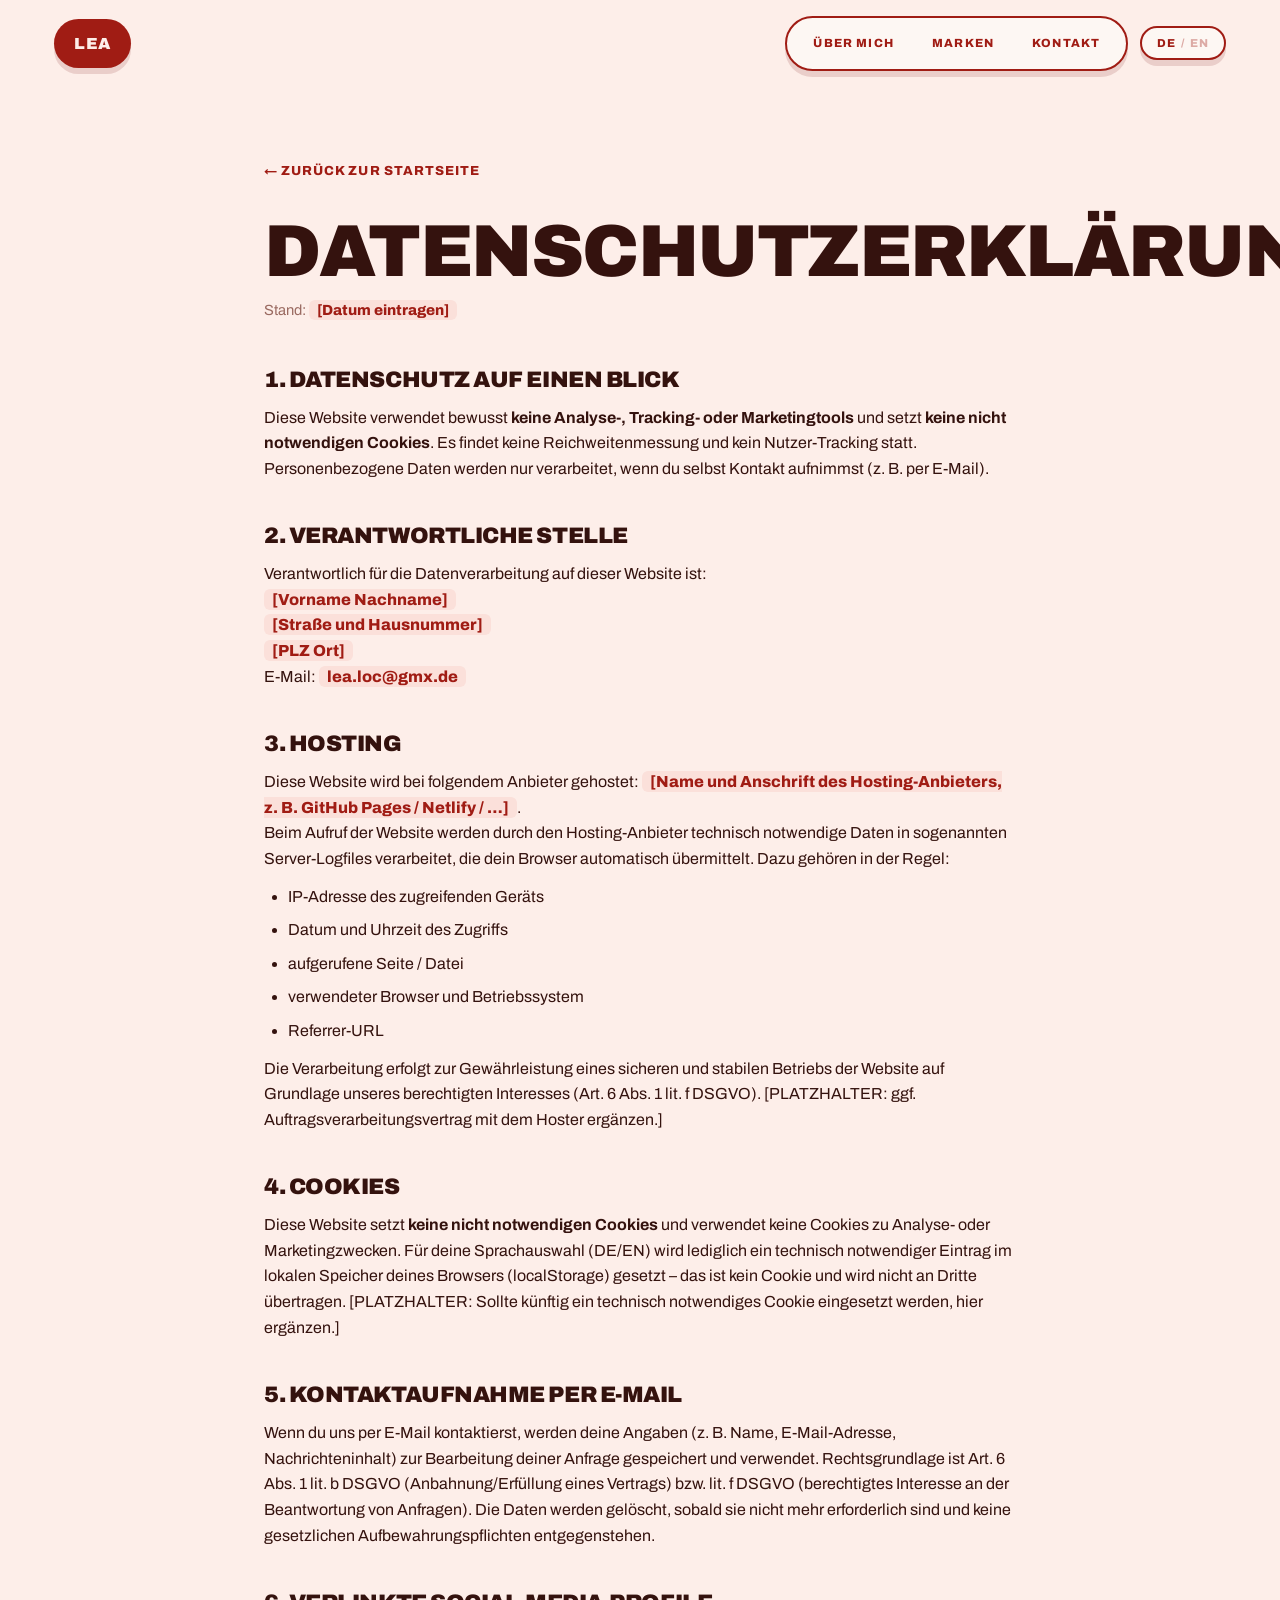
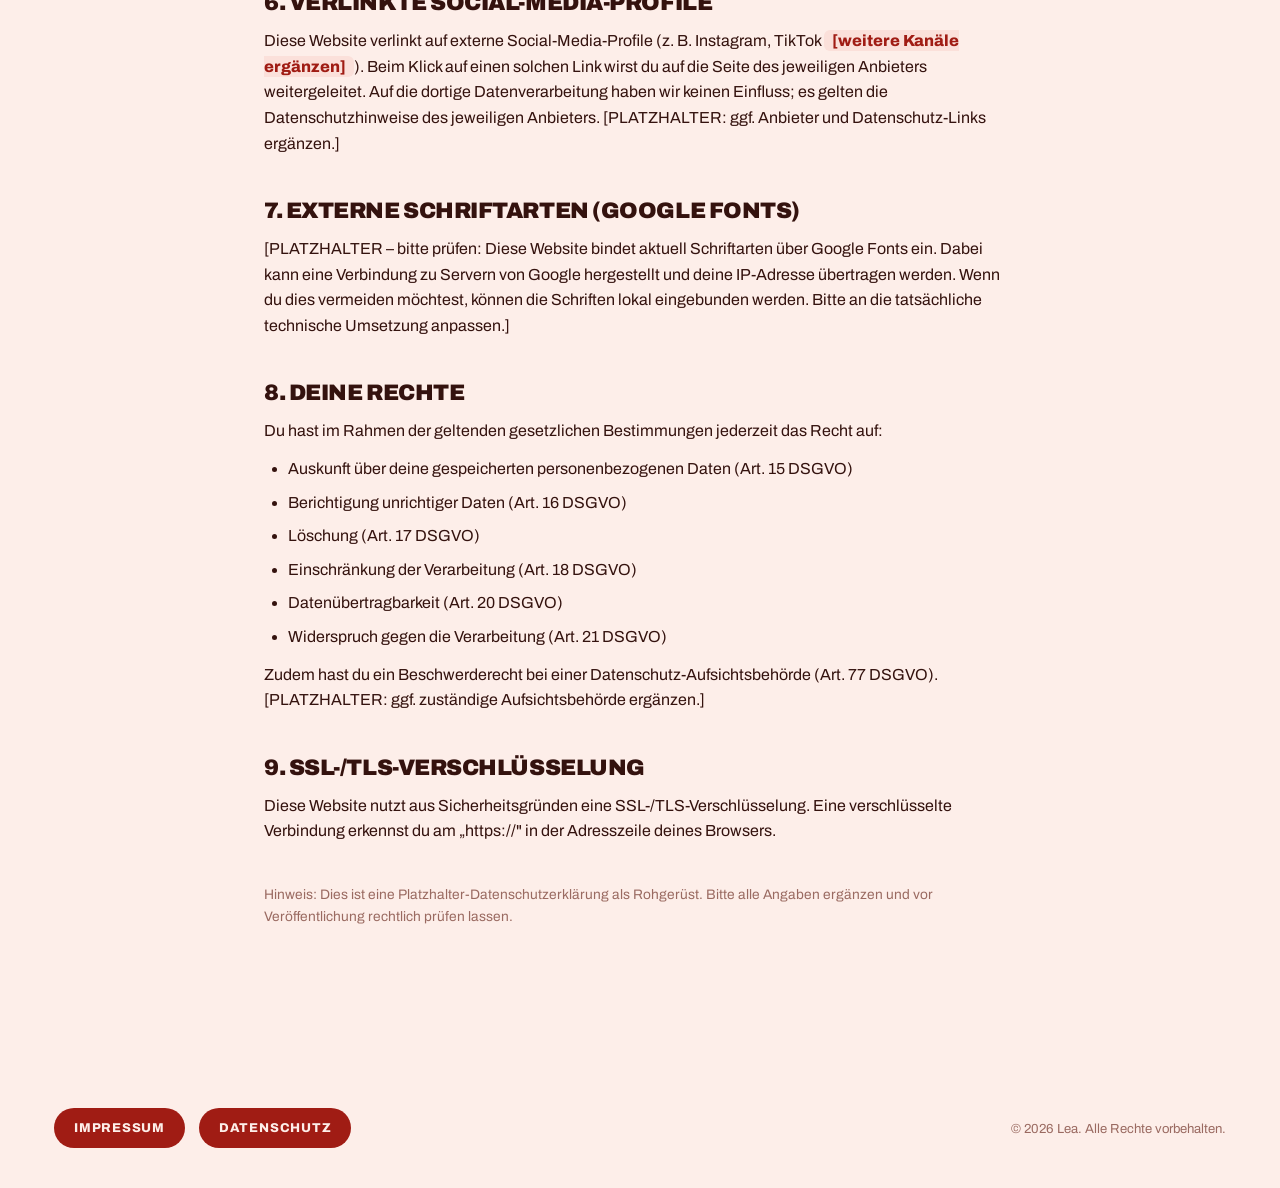
<file: datenschutz.html>
<!DOCTYPE html>
<html lang="de">
<head>
  <meta charset="UTF-8" />
  <meta name="viewport" content="width=device-width, initial-scale=1.0" />
  <title>Datenschutzerklärung – Lea</title>
  <meta name="robots" content="noindex" />
  <link rel="preconnect" href="https://fonts.googleapis.com" />
  <link rel="preconnect" href="https://fonts.gstatic.com" crossorigin />
  <link href="https://fonts.googleapis.com/css2?family=Archivo:wght@400;500;600;700;800;900&display=swap" rel="stylesheet" />
  <link rel="stylesheet" href="styles.css" />
</head>
<body>

  <!-- ============ NAVBAR ============ -->
  <header class="nav">
    <div class="container nav-inner">
      <a href="index.html" class="brand">Lea</a>
      <div class="nav-right">
        <nav class="nav-links">
          <a href="index.html#ueber-mich" data-i18n="nav_about">Über mich</a>
          <a href="index.html#leistungen" data-i18n="nav_brands">Marken</a>
          <a href="index.html#kontakt" data-i18n="nav_contact">Kontakt</a>
        </nav>
        <button class="lang-btn" id="langBtn" type="button" aria-label="Sprache wechseln / Switch language">
          <span class="l-de">DE</span><span class="sep">/</span><span class="l-en">EN</span>
        </button>
      </div>
    </div>
  </header>

  <!-- ============ INHALT ============ -->
  <main class="legal">
    <div class="container">
      <a href="index.html" class="back" data-i18n="back">← Zurück zur Startseite</a>
      <h1 data-i18n="h1">Datenschutzerklärung</h1>
      <p class="updated" data-i18n="updated">Stand: <span class="ph">[Datum eintragen]</span></p>

      <h2 data-i18n="s1_h">1. Datenschutz auf einen Blick</h2>
      <p data-i18n="s1_p">
        Diese Website verwendet bewusst <strong>keine Analyse-, Tracking- oder Marketingtools</strong>
        und setzt <strong>keine nicht notwendigen Cookies</strong>. Es findet keine Reichweitenmessung
        und kein Nutzer-Tracking statt. Personenbezogene Daten werden nur verarbeitet, wenn du
        selbst Kontakt aufnimmst (z. B. per E-Mail).
      </p>

      <h2 data-i18n="s2_h">2. Verantwortliche Stelle</h2>
      <p data-i18n="s2_p">
        Verantwortlich für die Datenverarbeitung auf dieser Website ist:<br />
        <span class="ph">[Vorname Nachname]</span><br />
        <span class="ph">[Straße und Hausnummer]</span><br />
        <span class="ph">[PLZ Ort]</span><br />
        E-Mail: <span class="ph">lea.loc@gmx.de</span>
      </p>

      <h2 data-i18n="s3_h">3. Hosting</h2>
      <p data-i18n="s3_p1">
        Diese Website wird bei folgendem Anbieter gehostet:
        <span class="ph">[Name und Anschrift des Hosting-Anbieters, z. B. GitHub Pages / Netlify / …]</span>.
      </p>
      <p data-i18n="s3_p2">
        Beim Aufruf der Website werden durch den Hosting-Anbieter technisch notwendige Daten in
        sogenannten Server-Logfiles verarbeitet, die dein Browser automatisch übermittelt. Dazu
        gehören in der Regel:
      </p>
      <ul data-i18n="s3_list">
        <li>IP-Adresse des zugreifenden Geräts</li>
        <li>Datum und Uhrzeit des Zugriffs</li>
        <li>aufgerufene Seite / Datei</li>
        <li>verwendeter Browser und Betriebssystem</li>
        <li>Referrer-URL</li>
      </ul>
      <p data-i18n="s3_p3">
        Die Verarbeitung erfolgt zur Gewährleistung eines sicheren und stabilen Betriebs der
        Website auf Grundlage unseres berechtigten Interesses (Art. 6 Abs. 1 lit. f DSGVO).
        [PLATZHALTER: ggf. Auftragsverarbeitungsvertrag mit dem Hoster ergänzen.]
      </p>

      <h2 data-i18n="s4_h">4. Cookies</h2>
      <p data-i18n="s4_p">
        Diese Website setzt <strong>keine nicht notwendigen Cookies</strong> und verwendet keine
        Cookies zu Analyse- oder Marketingzwecken. Für deine Sprachauswahl (DE/EN) wird lediglich ein
        technisch notwendiger Eintrag im lokalen Speicher deines Browsers (localStorage) gesetzt – das
        ist kein Cookie und wird nicht an Dritte übertragen. [PLATZHALTER: Sollte künftig ein technisch
        notwendiges Cookie eingesetzt werden, hier ergänzen.]
      </p>

      <h2 data-i18n="s5_h">5. Kontaktaufnahme per E-Mail</h2>
      <p data-i18n="s5_p">
        Wenn du uns per E-Mail kontaktierst, werden deine Angaben (z. B. Name, E-Mail-Adresse,
        Nachrichteninhalt) zur Bearbeitung deiner Anfrage gespeichert und verwendet. Rechtsgrundlage
        ist Art. 6 Abs. 1 lit. b DSGVO (Anbahnung/Erfüllung eines Vertrags) bzw. lit. f DSGVO
        (berechtigtes Interesse an der Beantwortung von Anfragen). Die Daten werden gelöscht, sobald
        sie nicht mehr erforderlich sind und keine gesetzlichen Aufbewahrungspflichten entgegenstehen.
      </p>

      <h2 data-i18n="s6_h">6. Verlinkte Social-Media-Profile</h2>
      <p data-i18n="s6_p">
        Diese Website verlinkt auf externe Social-Media-Profile (z. B. Instagram, TikTok
        <span class="ph">[weitere Kanäle ergänzen]</span>). Beim Klick auf einen solchen Link
        wirst du auf die Seite des jeweiligen Anbieters weitergeleitet. Auf die dortige
        Datenverarbeitung haben wir keinen Einfluss; es gelten die Datenschutzhinweise des
        jeweiligen Anbieters. [PLATZHALTER: ggf. Anbieter und Datenschutz-Links ergänzen.]
      </p>

      <h2 data-i18n="s7_h">7. Externe Schriftarten (Google Fonts)</h2>
      <p data-i18n="s7_p">
        [PLATZHALTER – bitte prüfen: Diese Website bindet aktuell Schriftarten über Google Fonts
        ein. Dabei kann eine Verbindung zu Servern von Google hergestellt und deine IP-Adresse
        übertragen werden. Wenn du dies vermeiden möchtest, können die Schriften lokal eingebunden
        werden. Bitte an die tatsächliche technische Umsetzung anpassen.]
      </p>

      <h2 data-i18n="s8_h">8. Deine Rechte</h2>
      <p data-i18n="s8_p1">Du hast im Rahmen der geltenden gesetzlichen Bestimmungen jederzeit das Recht auf:</p>
      <ul data-i18n="s8_list">
        <li>Auskunft über deine gespeicherten personenbezogenen Daten (Art. 15 DSGVO)</li>
        <li>Berichtigung unrichtiger Daten (Art. 16 DSGVO)</li>
        <li>Löschung (Art. 17 DSGVO)</li>
        <li>Einschränkung der Verarbeitung (Art. 18 DSGVO)</li>
        <li>Datenübertragbarkeit (Art. 20 DSGVO)</li>
        <li>Widerspruch gegen die Verarbeitung (Art. 21 DSGVO)</li>
      </ul>
      <p data-i18n="s8_p2">
        Zudem hast du ein Beschwerderecht bei einer Datenschutz-Aufsichtsbehörde
        (Art. 77 DSGVO). [PLATZHALTER: ggf. zuständige Aufsichtsbehörde ergänzen.]
      </p>

      <h2 data-i18n="s9_h">9. SSL-/TLS-Verschlüsselung</h2>
      <p data-i18n="s9_p">
        Diese Website nutzt aus Sicherheitsgründen eine SSL-/TLS-Verschlüsselung. Eine
        verschlüsselte Verbindung erkennst du am „https://" in der Adresszeile deines Browsers.
      </p>

      <p style="margin-top:40px; font-size:.86rem; color:var(--muted);" data-i18n="note">
        Hinweis: Dies ist eine Platzhalter-Datenschutzerklärung als Rohgerüst. Bitte alle Angaben
        ergänzen und vor Veröffentlichung rechtlich prüfen lassen.
      </p>
    </div>
  </main>

  <!-- ============ FOOTER ============ -->
  <footer class="footer">
    <div class="container">
      <div class="footer-legal" style="border:0; padding-top:0;">
        <div class="legal-links">
          <a href="impressum.html">Impressum</a>
          <a href="datenschutz.html">Datenschutz</a>
        </div>
        <small>© <span id="year">2026</span> Lea. <span data-i18n="footer_rights">Alle Rechte vorbehalten.</span></small>
      </div>
    </div>
  </footer>

  <script>
    document.getElementById('year').textContent = new Date().getFullYear();
    const EN = {
      nav_about: "About", nav_brands: "Brands", nav_contact: "Contact",
      back: "← Back to homepage",
      h1: "Privacy Policy",
      updated: "Last updated: <span class=\"ph\">[enter date]</span>",
      s1_h: "1. Data protection at a glance",
      s1_p: "This website deliberately uses <strong>no analytics, tracking or marketing tools</strong> and sets <strong>no non-essential cookies</strong>. There is no reach measurement and no user tracking. Personal data is only processed if you contact us yourself (e.g. by email).",
      s2_h: "2. Controller",
      s2_p: "The controller for data processing on this website is:<br /><span class=\"ph\">[Full name]</span><br /><span class=\"ph\">[Street and number]</span><br /><span class=\"ph\">[ZIP code, city]</span><br />Email: <span class=\"ph\">lea.loc@gmx.de</span>",
      s3_h: "3. Hosting",
      s3_p1: "This website is hosted by the following provider: <span class=\"ph\">[Name and address of the hosting provider, e.g. GitHub Pages / Netlify / …]</span>.",
      s3_p2: "When you access the website, the hosting provider processes technically necessary data in so-called server log files, which your browser transmits automatically. These usually include:",
      s3_list: "<li>IP address of the accessing device</li><li>date and time of access</li><li>page / file accessed</li><li>browser and operating system used</li><li>referrer URL</li>",
      s3_p3: "Processing takes place to ensure secure and stable operation of the website on the basis of our legitimate interest (Art. 6 (1) (f) GDPR). [PLACEHOLDER: add a data processing agreement with the host if applicable.]",
      s4_h: "4. Cookies",
      s4_p: "This website sets <strong>no non-essential cookies</strong> and does not use cookies for analytics or marketing purposes. For your language selection (DE/EN), only a technically necessary entry is stored in your browser's local storage (localStorage) – this is not a cookie and is not transmitted to third parties. [PLACEHOLDER: If a technically necessary cookie is used in the future, add it here.]",
      s5_h: "5. Contact by email",
      s5_p: "If you contact us by email, your details (e.g. name, email address, message content) are stored and used to process your request. The legal basis is Art. 6 (1) (b) GDPR (initiation/performance of a contract) or (f) GDPR (legitimate interest in responding to enquiries). The data is deleted as soon as it is no longer required and no statutory retention obligations apply.",
      s6_h: "6. Linked social media profiles",
      s6_p: "This website links to external social media profiles (e.g. Instagram, TikTok <span class=\"ph\">[add further channels]</span>). When you click on such a link, you are redirected to the respective provider's site. We have no influence on the data processing there; the privacy policy of the respective provider applies. [PLACEHOLDER: add providers and privacy links if applicable.]",
      s7_h: "7. External fonts (Google Fonts)",
      s7_p: "[PLACEHOLDER – please check: This website currently loads fonts via Google Fonts. This may establish a connection to Google's servers and transmit your IP address. If you want to avoid this, the fonts can be embedded locally. Please adapt to the actual technical implementation.]",
      s8_h: "8. Your rights",
      s8_p1: "Within the framework of the applicable legal provisions, you have the right at any time to:",
      s8_list: "<li>information about your stored personal data (Art. 15 GDPR)</li><li>rectification of incorrect data (Art. 16 GDPR)</li><li>erasure (Art. 17 GDPR)</li><li>restriction of processing (Art. 18 GDPR)</li><li>data portability (Art. 20 GDPR)</li><li>objection to processing (Art. 21 GDPR)</li>",
      s8_p2: "You also have the right to lodge a complaint with a data protection supervisory authority (Art. 77 GDPR). [PLACEHOLDER: add the competent supervisory authority if applicable.]",
      s9_h: "9. SSL/TLS encryption",
      s9_p: "For security reasons, this website uses SSL/TLS encryption. You can recognise an encrypted connection by the \"https://\" in your browser's address bar.",
      note: "Note: This is a placeholder privacy policy as a scaffold. Please complete all details and have them legally reviewed before publishing.",
      footer_rights: "All rights reserved."
    };
    const TITLES = { de: "Datenschutzerklärung – Lea", en: "Privacy Policy – Lea" };
    const orig = new Map();
    document.querySelectorAll('[data-i18n]').forEach(el => orig.set(el, el.innerHTML));
    function setLang(lang) {
      document.documentElement.lang = lang;
      document.querySelectorAll('[data-i18n]').forEach(el => {
        const k = el.getAttribute('data-i18n');
        el.innerHTML = (lang === 'en' && EN[k] != null) ? EN[k] : orig.get(el);
      });
      document.title = TITLES[lang] || TITLES.de;
      document.querySelectorAll('#langBtn .l-de').forEach(s => s.classList.toggle('active', lang === 'de'));
      document.querySelectorAll('#langBtn .l-en').forEach(s => s.classList.toggle('active', lang === 'en'));
      try { localStorage.setItem('lang', lang); } catch (e) {}
    }
    let saved = null; try { saved = localStorage.getItem('lang'); } catch (e) {}
    setLang(saved === 'en' ? 'en' : 'de');
    document.getElementById('langBtn').addEventListener('click', () => {
      setLang(document.documentElement.lang === 'de' ? 'en' : 'de');
    });
  </script>
</body>
</html>
</file>
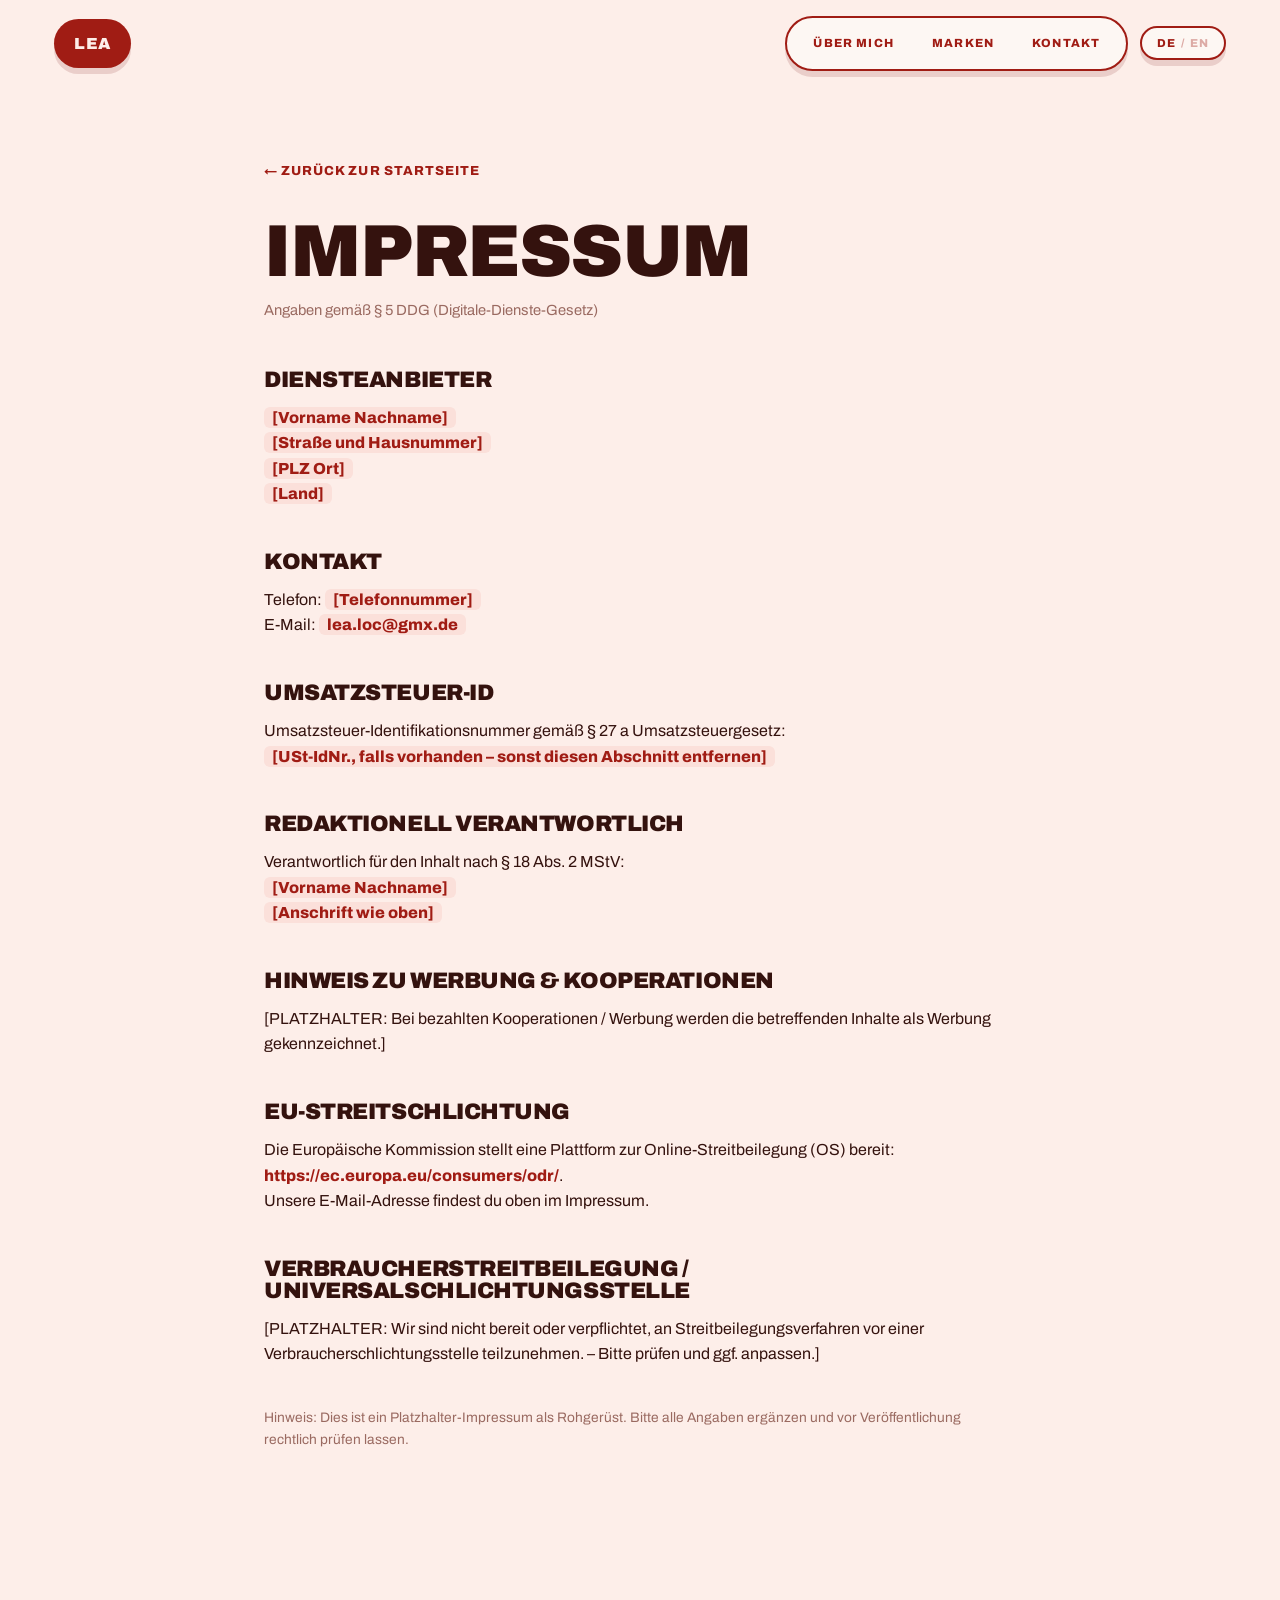
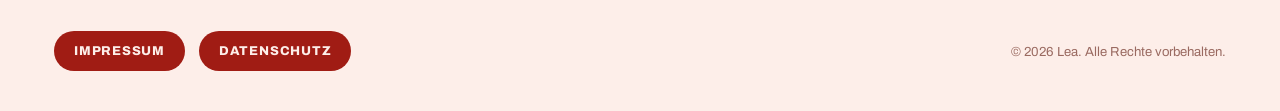
<file: impressum.html>
<!DOCTYPE html>
<html lang="de">
<head>
  <meta charset="UTF-8" />
  <meta name="viewport" content="width=device-width, initial-scale=1.0" />
  <title>Impressum – Lea</title>
  <meta name="robots" content="noindex" />
  <link rel="preconnect" href="https://fonts.googleapis.com" />
  <link rel="preconnect" href="https://fonts.gstatic.com" crossorigin />
  <link href="https://fonts.googleapis.com/css2?family=Archivo:wght@400;500;600;700;800;900&display=swap" rel="stylesheet" />
  <link rel="stylesheet" href="styles.css" />
</head>
<body>

  <!-- ============ NAVBAR ============ -->
  <header class="nav">
    <div class="container nav-inner">
      <a href="index.html" class="brand">Lea</a>
      <div class="nav-right">
        <nav class="nav-links">
          <a href="index.html#ueber-mich" data-i18n="nav_about">Über mich</a>
          <a href="index.html#leistungen" data-i18n="nav_brands">Marken</a>
          <a href="index.html#kontakt" data-i18n="nav_contact">Kontakt</a>
        </nav>
        <button class="lang-btn" id="langBtn" type="button" aria-label="Sprache wechseln / Switch language">
          <span class="l-de">DE</span><span class="sep">/</span><span class="l-en">EN</span>
        </button>
      </div>
    </div>
  </header>

  <!-- ============ INHALT ============ -->
  <main class="legal">
    <div class="container">
      <a href="index.html" class="back" data-i18n="back">← Zurück zur Startseite</a>
      <h1 data-i18n="h1">Impressum</h1>
      <p class="updated" data-i18n="updated">Angaben gemäß § 5 DDG (Digitale-Dienste-Gesetz)</p>

      <h2 data-i18n="provider_h">Diensteanbieter</h2>
      <p data-i18n="provider">
        <span class="ph">[Vorname Nachname]</span><br />
        <span class="ph">[Straße und Hausnummer]</span><br />
        <span class="ph">[PLZ Ort]</span><br />
        <span class="ph">[Land]</span>
      </p>

      <h2 data-i18n="contact_h">Kontakt</h2>
      <p data-i18n="contact">
        Telefon: <span class="ph">[Telefonnummer]</span><br />
        E-Mail: <span class="ph">lea.loc@gmx.de</span>
      </p>

      <h2 data-i18n="vat_h">Umsatzsteuer-ID</h2>
      <p data-i18n="vat">
        Umsatzsteuer-Identifikationsnummer gemäß § 27 a Umsatzsteuergesetz:<br />
        <span class="ph">[USt-IdNr., falls vorhanden – sonst diesen Abschnitt entfernen]</span>
      </p>

      <h2 data-i18n="resp_h">Redaktionell verantwortlich</h2>
      <p data-i18n="resp">
        Verantwortlich für den Inhalt nach § 18 Abs. 2 MStV:<br />
        <span class="ph">[Vorname Nachname]</span><br />
        <span class="ph">[Anschrift wie oben]</span>
      </p>

      <h2 data-i18n="ad_h">Hinweis zu Werbung &amp; Kooperationen</h2>
      <p data-i18n="ad">
        [PLATZHALTER: Bei bezahlten Kooperationen / Werbung werden die betreffenden
        Inhalte als Werbung gekennzeichnet.]
      </p>

      <h2 data-i18n="odr_h">EU-Streitschlichtung</h2>
      <p data-i18n="odr">
        Die Europäische Kommission stellt eine Plattform zur Online-Streitbeilegung (OS) bereit:
        <a href="https://ec.europa.eu/consumers/odr/" target="_blank" rel="noopener">https://ec.europa.eu/consumers/odr/</a>.<br />
        Unsere E-Mail-Adresse findest du oben im Impressum.
      </p>

      <h2 data-i18n="vsbg_h">Verbraucherstreitbeilegung / Universalschlichtungsstelle</h2>
      <p data-i18n="vsbg">
        [PLATZHALTER: Wir sind nicht bereit oder verpflichtet, an Streitbeilegungsverfahren
        vor einer Verbraucherschlichtungsstelle teilzunehmen. – Bitte prüfen und ggf. anpassen.]
      </p>

      <p style="margin-top:40px; font-size:.86rem; color:var(--muted);" data-i18n="note">
        Hinweis: Dies ist ein Platzhalter-Impressum als Rohgerüst. Bitte alle Angaben ergänzen
        und vor Veröffentlichung rechtlich prüfen lassen.
      </p>
    </div>
  </main>

  <!-- ============ FOOTER ============ -->
  <footer class="footer">
    <div class="container">
      <div class="footer-legal" style="border:0; padding-top:0;">
        <div class="legal-links">
          <a href="impressum.html">Impressum</a>
          <a href="datenschutz.html">Datenschutz</a>
        </div>
        <small>© <span id="year">2026</span> Lea. <span data-i18n="footer_rights">Alle Rechte vorbehalten.</span></small>
      </div>
    </div>
  </footer>

  <script>
    document.getElementById('year').textContent = new Date().getFullYear();
    const EN = {
      nav_about: "About", nav_brands: "Brands", nav_contact: "Contact",
      back: "← Back to homepage",
      h1: "Imprint",
      updated: "Information pursuant to § 5 DDG (German Digital Services Act)",
      provider_h: "Service provider",
      provider: "<span class=\"ph\">[Full name]</span><br /><span class=\"ph\">[Street and number]</span><br /><span class=\"ph\">[ZIP code, city]</span><br /><span class=\"ph\">[Country]</span>",
      contact_h: "Contact",
      contact: "Phone: <span class=\"ph\">[Phone number]</span><br />Email: <span class=\"ph\">lea.loc@gmx.de</span>",
      vat_h: "VAT ID",
      vat: "VAT identification number pursuant to § 27 a German VAT Act:<br /><span class=\"ph\">[VAT ID, if available – otherwise remove this section]</span>",
      resp_h: "Responsible for content",
      resp: "Responsible for the content pursuant to § 18 (2) MStV:<br /><span class=\"ph\">[Full name]</span><br /><span class=\"ph\">[Address as above]</span>",
      ad_h: "Note on advertising &amp; collaborations",
      ad: "[PLACEHOLDER: In the case of paid collaborations / advertising, the relevant content is labelled as advertising.]",
      odr_h: "EU dispute resolution",
      odr: "The European Commission provides a platform for online dispute resolution (ODR): <a href=\"https://ec.europa.eu/consumers/odr/\" target=\"_blank\" rel=\"noopener\">https://ec.europa.eu/consumers/odr/</a>.<br />You can find our email address above in the imprint.",
      vsbg_h: "Consumer dispute resolution / universal arbitration board",
      vsbg: "[PLACEHOLDER: We are neither willing nor obliged to participate in dispute resolution proceedings before a consumer arbitration board. – Please check and adjust if necessary.]",
      note: "Note: This is a placeholder imprint as a scaffold. Please complete all details and have them legally reviewed before publishing.",
      footer_rights: "All rights reserved."
    };
    const TITLES = { de: "Impressum – Lea", en: "Imprint – Lea" };
    const orig = new Map();
    document.querySelectorAll('[data-i18n]').forEach(el => orig.set(el, el.innerHTML));
    function setLang(lang) {
      document.documentElement.lang = lang;
      document.querySelectorAll('[data-i18n]').forEach(el => {
        const k = el.getAttribute('data-i18n');
        el.innerHTML = (lang === 'en' && EN[k] != null) ? EN[k] : orig.get(el);
      });
      document.title = TITLES[lang] || TITLES.de;
      document.querySelectorAll('#langBtn .l-de').forEach(s => s.classList.toggle('active', lang === 'de'));
      document.querySelectorAll('#langBtn .l-en').forEach(s => s.classList.toggle('active', lang === 'en'));
      try { localStorage.setItem('lang', lang); } catch (e) {}
    }
    let saved = null; try { saved = localStorage.getItem('lang'); } catch (e) {}
    setLang(saved === 'en' ? 'en' : 'de');
    document.getElementById('langBtn').addEventListener('click', () => {
      setLang(document.documentElement.lang === 'de' ? 'en' : 'de');
    });
  </script>
</body>
</html>
</file>
<file: styles.css>
/* =========================================================
   Lea – Triathlon Portfolio
   Stil angelehnt an das Referenz-Layout, aber in ROT
   Schrift: Archivo – dick & gerade, ohne Schnörkel
   ========================================================= */

:root {
  /* Rot / Brand */
  --brand:   #a01c14;   /* tiefes Rot – dunkle Sektionen, Headlines, Pills */
  --brand-2: #bb241a;
  --accent:  #e23a2c;   /* helles Signalrot */
  --red-100: #fbe0da;   /* helle Pills auf dunklem Grund */
  --red-200: #f6c6bc;

  /* Hell / Papier */
  --bg:     #fdeee9;    /* zartes Blush-Creme (Hintergrund) */
  --bg-2:   #f9ddd4;
  --paper:  #fdf7f3;    /* Karten / helle Flächen */
  --text:   #34120e;    /* dunkler, warmer Text */
  --muted:  #9a6a61;
  --line:   #ecccc2;

  --pill-shadow: 0 6px 0 rgba(122,20,14,.14);
  --shadow:   0 30px 70px -40px rgba(52,18,14,.6);
  --shadow-sm:0 14px 40px -26px rgba(52,18,14,.4);

  --r-pill: 999px;
  --r-card: 30px;
  --maxw: 1240px;
  --sans: "Archivo", "Segoe UI", system-ui, -apple-system, sans-serif;
}

* { margin: 0; padding: 0; box-sizing: border-box; }
html { scroll-behavior: smooth; }
body {
  font-family: var(--sans);
  color: var(--text);
  background: var(--bg);
  line-height: 1.6;
  -webkit-font-smoothing: antialiased;
  overflow-x: hidden;
}
img { max-width: 100%; display: block; }
a { color: inherit; text-decoration: none; }
ul { list-style: none; }
::selection { background: var(--accent); color: #fff; }

.container { width: 100%; max-width: var(--maxw); margin: 0 auto; padding: 0 34px; }
section { padding: 110px 0; position: relative; }

h1, h2, h3 { line-height: .98; font-weight: 900; letter-spacing: -.02em; }
.display {
  font-weight: 900; font-size: clamp(2.6rem, 7vw, 5.6rem);
  line-height: .92; letter-spacing: -.03em; text-transform: uppercase;
}
.lead { font-size: clamp(1.02rem, 1.5vw, 1.22rem); color: var(--text); line-height: 1.6; }

/* -------------------- Tag-Zeile (— • LABEL  CAPTION) -------------------- */
.tag-row { display: flex; align-items: center; gap: 14px; flex-wrap: wrap; margin-bottom: 24px; }
.tag-row .dash { width: 34px; height: 2px; background: currentColor; opacity: .5; }
.pill {
  display: inline-flex; align-items: center; gap: 8px;
  background: var(--brand); color: var(--bg);
  font-size: .72rem; font-weight: 800; letter-spacing: .12em; text-transform: uppercase;
  padding: 7px 16px; border-radius: var(--r-pill);
}
.tag-row .cap { font-size: .74rem; font-weight: 800; letter-spacing: .16em; text-transform: uppercase; color: var(--text); }

/* -------------------- Buttons -------------------- */
.btn {
  display: inline-flex; align-items: center; gap: 10px;
  padding: 16px 32px; border-radius: var(--r-pill);
  font-weight: 800; font-size: .82rem; letter-spacing: .1em; text-transform: uppercase;
  cursor: pointer; border: 2px solid var(--brand); background: var(--brand); color: var(--bg);
  transition: transform .2s ease, background .2s, color .2s, border-color .2s;
}
.btn .arrow { transition: transform .2s; }
.btn:hover { transform: translateY(-3px); background: var(--brand-2); border-color: var(--brand-2); }
.btn:hover .arrow { transform: translate(3px,0); }
.btn-outline { background: transparent; color: var(--brand); border-color: var(--brand); }
.btn-outline:hover { background: var(--brand); color: var(--bg); }
.btn-light { background: var(--bg); color: var(--brand); border-color: var(--bg); }
.btn-light:hover { background: #fff; border-color: #fff; transform: translateY(-3px); }

/* -------------------- Sticker / schwebende Badges -------------------- */
.sticker {
  position: absolute; z-index: 3;
  display: inline-flex; align-items: center; gap: 8px;
  background: var(--paper); color: var(--brand);
  border-radius: var(--r-pill); padding: 12px 20px;
  font-size: .82rem; font-weight: 800; letter-spacing: .08em; text-transform: uppercase;
  box-shadow: var(--pill-shadow); border: 2px solid var(--brand);
}
.sticker .dot { color: var(--accent); }

.star-badge { position: absolute; z-index: 3; width: 168px; height: 168px; display: grid; place-items: center; }
.star-shape {
  position: absolute; inset: 0; background: var(--brand);
  clip-path: polygon(50% 0%, 61% 35%, 98% 35%, 68% 57%, 79% 91%, 50% 70%, 21% 91%, 32% 57%, 2% 35%, 39% 35%);
}
.star-text { position: relative; color: var(--bg); text-align: center; font-weight: 800; font-size: .74rem; letter-spacing: .08em; text-transform: uppercase; line-height: 1.25; }

/* -------------------- Bild-Platzhalter -------------------- */
.img-ph {
  display: flex; align-items: center; justify-content: center; flex-direction: column; gap: 8px;
  text-align: center; background: repeating-linear-gradient(135deg, var(--bg-2) 0 16px, var(--red-100) 16px 32px);
  color: var(--brand); border-radius: 14px; aspect-ratio: 1/1;
  font-size: .8rem; font-weight: 800; letter-spacing: .03em; padding: 20px;
}
.img-ph::before { content: "🖼"; font-size: 1.7rem; opacity: .85; }
.img-ph small { font-weight: 600; color: var(--muted); font-size: .7rem; max-width: 85%; text-transform: none; letter-spacing: 0; }
/* Echte Fotos (Hero + Polaroid) */
.photo { width: 100%; aspect-ratio: 4/5; object-fit: cover; border-radius: 10px; display: block; }

/* -------------------- Navbar (Pill-Stil) -------------------- */
.nav { position: sticky; top: 0; z-index: 60; padding: 16px 0; }
.nav-inner { display: flex; align-items: center; justify-content: space-between; gap: 16px; }
.brand {
  display: inline-flex; align-items: center;
  background: var(--brand); color: var(--bg);
  font-weight: 900; font-size: 1rem; letter-spacing: .04em; text-transform: uppercase;
  padding: 12px 20px; border-radius: var(--r-pill); box-shadow: var(--pill-shadow);
}
.brand em { font-style: normal; }
.nav-links {
  display: flex; gap: 6px; align-items: center;
  background: var(--paper); border: 2px solid var(--brand);
  padding: 8px 10px; border-radius: var(--r-pill); box-shadow: var(--pill-shadow);
}
.nav-links a { font-size: .74rem; font-weight: 800; letter-spacing: .1em; text-transform: uppercase; color: var(--brand); padding: 8px 16px; border-radius: var(--r-pill); transition: background .2s, color .2s; }
.nav-links a:hover, .nav-links a.active { background: var(--brand); color: var(--bg); }
.nav-right { display: flex; align-items: center; gap: 12px; }
.lang-btn {
  display: inline-flex; align-items: center; gap: 5px;
  background: var(--paper); border: 2px solid var(--brand); color: var(--brand);
  padding: 9px 15px; border-radius: var(--r-pill); box-shadow: var(--pill-shadow);
  font-family: var(--sans); font-weight: 800; font-size: .72rem; letter-spacing: .08em; cursor: pointer;
}
.lang-btn .sep { opacity: .35; }
.lang-btn span:not(.sep) { opacity: .35; transition: opacity .2s; }
.lang-btn span.active { opacity: 1; }
.nav-toggle { display: none; background: var(--brand); color: var(--bg); border: 0; width: 46px; height: 46px; border-radius: 50%; font-size: 1.3rem; cursor: pointer; box-shadow: var(--pill-shadow); }

/* -------------------- Hero -------------------- */
.hero { padding: 40px 0 90px; text-align: center; position: relative; }
.hero-inner { max-width: 920px; margin: 0 auto; position: relative; z-index: 2; }
.hero .tag-row { justify-content: center; }
.hero-name {
  font-weight: 900; font-size: clamp(3.4rem, 15vw, 12rem);
  line-height: .82; letter-spacing: -.045em; text-transform: uppercase; color: var(--brand); margin: 8px 0 26px;
}
.hero-name span { display: block; }
.hero-name .accent { color: var(--accent); }
.hero-lead { max-width: 620px; margin: 0 auto 34px; font-size: 1.15rem; color: var(--text); }
.hl { background: var(--brand); color: var(--bg); padding: 1px 8px; border-radius: 6px; font-weight: 800; box-decoration-break: clone; -webkit-box-decoration-break: clone; }
.hl.alt { background: var(--accent); }
.hero-actions { display: flex; gap: 14px; justify-content: center; flex-wrap: wrap; margin-bottom: 46px; }
/* Positionen der Sticker */
.st-loc   { top: 130px; left: 2%; }
.st-tri   { top: 200px; right: 3%; }
.st-star  { top: 360px; left: 4%; transform: rotate(-12deg); }
.star-badge.sm { width: 132px; height: 132px; }
.st-star2 { top: 320px; right: 4%; transform: rotate(9deg); }
.st-star3 { top: 600px; left: 8%; transform: rotate(-7deg); }
/* Hero-Foto (Polaroid, immer sichtbar) */
.hero-photo {
  max-width: 340px; margin: 0 auto; background: var(--paper);
  padding: 14px 14px 20px; border-radius: 20px; box-shadow: var(--shadow); transform: rotate(2deg);
}
.hero-photo .img-ph { aspect-ratio: 4/5; border-radius: 10px; }
.hero-photo .ph-cap { margin-top: 12px; font-weight: 800; font-size: .82rem; letter-spacing: .04em; color: var(--brand); text-transform: uppercase; }

/* -------------------- Marquee -------------------- */
.marquee { background: var(--brand); color: var(--bg); padding: 20px 0; overflow: hidden; white-space: nowrap; }
.marquee-track { display: inline-flex; align-items: center; animation: scroll 28s linear infinite; }
.marquee-track span { font-weight: 900; font-size: 1.4rem; letter-spacing: .02em; text-transform: uppercase; padding: 0 26px; display: inline-flex; align-items: center; gap: 26px; }
.marquee-track span::after { content: "✦"; color: var(--accent); font-size: 1rem; }
@keyframes scroll { from { transform: translateX(0); } to { transform: translateX(-50%); } }

/* -------------------- Stats (dunkel) -------------------- */
.stats { background: var(--brand); color: var(--bg); }
.stats .pill { background: var(--bg); color: var(--brand); }
.stats .tag-row .cap { color: var(--bg); }
.stats h2 { color: var(--bg); margin-bottom: 12px; }
.stats .sub { color: rgba(253,238,233,.7); margin-bottom: 46px; font-size: .95rem; }
.stats-box { border: 2px solid rgba(253,238,233,.4); border-radius: var(--r-card); display: grid; grid-template-columns: repeat(4,1fr); }
.stat { padding: 46px 30px; border-right: 1px solid rgba(253,238,233,.25); }
.stat:last-child { border-right: 0; }
.stat .num { font-weight: 900; font-size: clamp(1.9rem, 3vw, 2.6rem); letter-spacing: -.02em; }
.stat .label { font-size: .78rem; font-weight: 800; letter-spacing: .12em; text-transform: uppercase; margin: 10px 0 16px; color: rgba(253,238,233,.85); }
.stat .spill { display: inline-block; background: var(--bg); color: var(--brand); font-size: .72rem; font-weight: 800; padding: 6px 14px; border-radius: var(--r-pill); }
.stats .source { margin-top: 22px; font-size: .82rem; color: rgba(253,238,233,.6); }

/* -------------------- Zielgruppe / Audience -------------------- */
.audience { background: var(--bg-2); }
.aud-grid { display: grid; grid-template-columns: .9fr 1.1fr; gap: 60px; }
.aud-left { display: flex; flex-direction: column; gap: 44px; }
.aud-block h3 { font-size: .82rem; letter-spacing: .14em; text-transform: uppercase; color: var(--muted); margin-bottom: 20px; }
.gender { display: flex; gap: 40px; }
.gender .g { display: flex; flex-direction: column; gap: 6px; }
.gender .pct { font-weight: 900; font-size: clamp(2rem, 4vw, 3rem); letter-spacing: -.02em; color: var(--brand); }
.gender .gl { font-size: .9rem; font-weight: 700; color: var(--text); display: flex; align-items: center; gap: 8px; }
.gender .dw, .gender .dm { width: 11px; height: 11px; border-radius: 50%; display: inline-block; }
.gender .dw { background: var(--brand); }
.gender .dm { background: var(--red-200); }
.country-list li { display: flex; justify-content: space-between; align-items: center; gap: 16px; padding: 14px 0; border-bottom: 1.5px dashed var(--line); font-size: .98rem; font-weight: 600; }
.country-list li strong { font-weight: 900; color: var(--brand); }
.bar-row { display: grid; grid-template-columns: 62px 1fr 56px; align-items: center; gap: 16px; margin-bottom: 16px; }
.bar-row .age { font-size: .86rem; font-weight: 800; color: var(--text); }
.bar-row .bar { height: 12px; background: var(--red-100); border-radius: 999px; overflow: hidden; }
.bar-row .bar span { display: block; height: 100%; background: var(--brand); border-radius: 999px; }
.bar-row b { font-size: .86rem; font-weight: 900; color: var(--brand); text-align: right; }

/* -------------------- Über mich (Polaroid) -------------------- */
.about-grid { display: grid; grid-template-columns: 1.05fr .95fr; gap: 70px; align-items: center; }
.about-text h2 { margin-bottom: 26px; }
.about-text p { color: var(--text); font-size: 1.06rem; }
.about-text p + p { margin-top: 18px; }
.polaroid { background: var(--paper); padding: 18px 18px 24px; border-radius: 20px; box-shadow: var(--shadow); transform: rotate(-2.5deg); max-width: 420px; margin: 0 auto; }
.polaroid .img-ph { aspect-ratio: 4/5; border-radius: 10px; }
.polaroid .ph-cap { margin-top: 16px; text-align: center; font-weight: 800; font-size: .9rem; color: var(--brand); text-transform: uppercase; letter-spacing: .03em; }

/* -------------------- Content-Schwerpunkte -------------------- */
.pillars { border-top: 2px solid var(--brand); margin-top: 10px; }
.pillar { display: grid; grid-template-columns: 84px 1fr 1.1fr; gap: 30px; align-items: start; padding: 40px 0; border-bottom: 1px solid var(--line); transition: background .25s, padding .25s; }
.pillar:hover { background: var(--bg-2); padding-inline: 20px; border-radius: 18px; }
.pillar .p-num { font-weight: 900; font-size: 1.8rem; color: var(--accent); }
.pillar h3 { font-size: clamp(1.4rem, 3vw, 2rem); text-transform: uppercase; }
.pillar p { color: var(--text); padding-top: 4px; }

/* -------------------- Galerie -------------------- */
.gallery { display: grid; grid-template-columns: repeat(12,1fr); gap: 20px; }
.gallery .item { border-radius: 18px; overflow: hidden; box-shadow: var(--shadow-sm); position: relative; aspect-ratio: 3/4; grid-column: span 3; }
.gallery .item .img-ph { border-radius: 0; height: 100%; }
.gallery .item img { width: 100%; height: 100%; object-fit: cover; display: block; }
.gallery .cap { position: absolute; left: 14px; bottom: 14px; background: var(--brand); color: var(--bg); padding: 7px 15px; border-radius: var(--r-pill); font-size: .72rem; font-weight: 800; letter-spacing: .08em; text-transform: uppercase; display: flex; align-items: center; gap: 7px; }
.gallery .cap::before { content:"↗"; }
.g1 { grid-column: span 5; }  .g1 .img-ph { aspect-ratio: 4/5; }
.g2 { grid-column: span 7; }  .g2 .img-ph { aspect-ratio: 16/11; }
.g3 { grid-column: span 4; }  .g3 .img-ph { aspect-ratio: 3/4; }
.g4 { grid-column: span 4; }  .g4 .img-ph { aspect-ratio: 3/4; }
.g5 { grid-column: span 4; }  .g5 .img-ph { aspect-ratio: 3/4; }

/* -------------------- Was ich teile (Content-Mix) -------------------- */
.shares-grid { display: grid; grid-template-columns: repeat(4, 1fr); gap: 24px; }
.share { display: flex; flex-direction: column; }
.share img { width: 100%; aspect-ratio: 4/5; object-fit: cover; border-radius: 18px; box-shadow: var(--shadow-sm); display: block; }
.share .lbl { margin-top: 14px; font-weight: 900; font-size: 1.05rem; text-transform: uppercase; letter-spacing: .04em; display: flex; align-items: center; gap: 9px; }
.share .lbl::before { content: ""; width: 10px; height: 10px; border-radius: 50%; background: var(--accent); flex: none; }

/* -------------------- Pakete -------------------- */
.services { background: var(--bg-2); }
.packages { display: grid; grid-template-columns: repeat(3,1fr); gap: 24px; align-items: stretch; margin-top: 24px; }
.package { background: var(--paper); border: 2px solid var(--brand); border-radius: var(--r-card); padding: 38px 32px; display: flex; flex-direction: column; transition: transform .25s ease, box-shadow .25s; }
.package:hover { transform: translateY(-8px); box-shadow: var(--shadow); }
.package.featured { background: var(--brand); color: var(--bg); position: relative; }
.package .badge-top { position: absolute; top: -15px; left: 50%; transform: translateX(-50%); background: var(--bg); color: var(--brand); border: 2px solid var(--brand); font-size: .68rem; font-weight: 800; letter-spacing: .1em; text-transform: uppercase; padding: 6px 16px; border-radius: var(--r-pill); white-space: nowrap; }
.package .tier { font-weight: 900; font-size: 1.5rem; text-transform: uppercase; letter-spacing: -.01em; }
.package .price { font-weight: 900; font-size: 1.9rem; margin: 8px 0 26px; }
.package .price small { font-size: .8rem; font-weight: 700; color: var(--muted); letter-spacing: .04em; }
.package.featured .price small { color: rgba(253,238,233,.7); }
.package ul { flex: 1; margin-bottom: 28px; }
.package li { display: flex; gap: 12px; align-items: flex-start; padding: 14px 0; border-bottom: 1.5px dashed var(--line); font-size: .94rem; }
.package.featured li { border-color: rgba(253,238,233,.3); color: rgba(253,238,233,.95); }
.package li::before { content: "→"; font-weight: 900; color: var(--accent); }
.package.featured li::before { color: var(--bg); }
.package .btn { justify-content: center; width: 100%; }
.package.featured .btn { background: var(--bg); color: var(--brand); border-color: var(--bg); }
.package.featured .btn:hover { background: #fff; border-color: #fff; }

/* Einzel-Formate Tabelle */
.formats { margin-top: 70px; }
.formats h3 { font-size: 1.4rem; text-transform: uppercase; margin-bottom: 8px; }
.formats .intro { color: var(--muted); margin-bottom: 24px; font-size: .96rem; }
.formats .intro a { color: var(--brand); font-weight: 800; text-decoration: underline; }
.ftable { width: 100%; border-collapse: collapse; }
.ftable th { text-align: left; font-size: .72rem; letter-spacing: .12em; text-transform: uppercase; color: var(--muted); padding: 14px 0; border-bottom: 2px solid var(--brand); }
.ftable td { padding: 18px 0; border-bottom: 1.5px dashed var(--line); font-size: .96rem; vertical-align: top; }
.ftable td:first-child { font-weight: 800; width: 40%; }

/* -------------------- Wettkämpfe -------------------- */
.races { border-top: 2px solid var(--brand); margin-top: 24px; }
.race { display: grid; grid-template-columns: 140px 1fr auto; gap: 30px; align-items: baseline; padding: 34px 0; border-bottom: 1px solid var(--line); transition: padding .25s, background .25s; }
.race:hover { background: var(--bg-2); padding-inline: 20px; border-radius: 18px; }
.race-date { font-weight: 900; font-size: 1.1rem; color: var(--accent); letter-spacing: -.01em; }
.race-main h3 { font-size: clamp(1.3rem, 2.5vw, 1.9rem); text-transform: uppercase; }
.race-main p { color: var(--text); margin-top: 8px; max-width: 62ch; }
.race-status { align-self: center; font-size: .68rem; font-weight: 800; letter-spacing: .1em; text-transform: uppercase; padding: 8px 15px; border-radius: var(--r-pill); background: var(--red-100); color: var(--brand); white-space: nowrap; }
.race-status.done { background: var(--brand); color: var(--bg); }

/* -------------------- Ablauf -------------------- */
.process { border-top: 2px solid var(--brand); margin-top: 10px; }
.step { display: grid; grid-template-columns: 110px 1fr 1.3fr; gap: 30px; align-items: baseline; padding: 38px 0; border-bottom: 1px solid var(--line); transition: padding .25s, background .25s; }
.step:hover { background: var(--bg-2); padding-inline: 20px; border-radius: 18px; }
.step .s-num { font-weight: 900; font-size: 2rem; color: var(--accent); }
.step h3 { font-size: clamp(1.3rem, 2.5vw, 1.9rem); text-transform: uppercase; }
.step p { color: var(--text); }

/* -------------------- Kontakt (dunkel) -------------------- */
.contact { background: var(--brand); color: var(--bg); text-align: center; }
.contact .tag-row { justify-content: center; }
.contact .pill { background: var(--bg); color: var(--brand); }
.contact .tag-row .cap { color: var(--bg); }
.contact-big { color: var(--bg); font-size: clamp(2.8rem, 9vw, 7rem); line-height: .9; margin: 18px auto 22px; text-transform: uppercase; max-width: 14ch; }
.contact-big .accent { color: var(--accent); }
.contact .sub { color: rgba(253,238,233,.8); margin-bottom: 40px; }
.contact-email {
  display: inline-flex; align-items: center; gap: 12px;
  background: var(--bg); color: var(--brand);
  font-weight: 900; font-size: clamp(1rem, 2.6vw, 1.6rem); letter-spacing: .02em;
  padding: 20px 40px; border-radius: var(--r-pill); box-shadow: var(--pill-shadow); transition: transform .2s;
}
.contact-email:hover { transform: translateY(-3px); }
.contact-dm { margin-top: 26px; font-weight: 700; color: rgba(253,238,233,.85); }
.contact-dm a { color: var(--bg); text-decoration: underline; font-weight: 800; }

/* -------------------- Footer -------------------- */
.footer { background: var(--bg); padding: 80px 0 40px; }
.footer-huge { color: var(--brand); font-size: clamp(2.6rem, 12vw, 10rem); line-height: .86; letter-spacing: -.04em; text-transform: uppercase; margin-bottom: 46px; }
.footer-huge .accent { color: var(--accent); }
.footer-cols { display: flex; justify-content: space-between; gap: 40px; flex-wrap: wrap; padding-bottom: 36px; border-bottom: 2px solid var(--line); }
.footer-tag { max-width: 340px; color: var(--text); font-size: .96rem; }
.footer-nav { display: flex; gap: 60px; flex-wrap: wrap; }
.footer-nav h4 { font-size: .7rem; text-transform: uppercase; letter-spacing: .14em; color: var(--muted); margin-bottom: 16px; }
.footer-nav a { display: block; font-size: .92rem; font-weight: 700; margin-bottom: 10px; color: var(--text); transition: color .2s; }
.footer-nav a:hover { color: var(--brand); }
.footer-legal { display: flex; justify-content: space-between; align-items: center; gap: 18px; flex-wrap: wrap; padding-top: 24px; }
.footer-legal .legal-links { display: flex; gap: 14px; flex-wrap: wrap; }
.footer-legal .legal-links a { font-weight: 800; font-size: .8rem; letter-spacing: .06em; text-transform: uppercase; background: var(--brand); color: var(--bg); padding: 10px 20px; border-radius: var(--r-pill); transition: background .2s; }
.footer-legal .legal-links a:hover { background: var(--brand-2); }
.footer-legal small { color: var(--muted); font-size: .82rem; }

/* -------------------- Legal Seiten -------------------- */
.legal { padding: 70px 0 100px; }
.legal .container { max-width: 820px; }
.legal h1 { font-size: clamp(2.6rem,8vw,4.6rem); text-transform: uppercase; margin-bottom: 12px; }
.legal .updated { color: var(--muted); font-size: .92rem; margin-bottom: 46px; }
.legal h2 { font-size: 1.4rem; text-transform: uppercase; margin: 44px 0 14px; }
.legal h3 { font-size: 1.06rem; margin: 24px 0 8px; }
.legal p, .legal li { color: var(--text); font-size: 1rem; }
.legal ul { list-style: disc; padding-left: 24px; margin: 12px 0; }
.legal li { margin-bottom: 8px; }
.legal a { color: var(--brand); font-weight: 800; }
.legal .ph { background: var(--red-100); border-radius: 6px; padding: 2px 8px; font-weight: 800; color: var(--brand); }
.legal .back { display: inline-flex; align-items: center; gap: 8px; margin-bottom: 34px; color: var(--brand); font-weight: 800; text-transform: uppercase; font-size: .82rem; letter-spacing: .08em; }

/* -------------------- Scroll reveal -------------------- */
.reveal { opacity: 0; transform: translateY(30px); transition: opacity .8s cubic-bezier(.2,.7,.2,1), transform .8s cubic-bezier(.2,.7,.2,1); }
.reveal.in { opacity: 1; transform: none; }
@media (prefers-reduced-motion: reduce) {
  .reveal { opacity: 1; transform: none; transition: none; }
  .marquee-track { animation: none; }
  html { scroll-behavior: auto; }
}

/* -------------------- Responsive -------------------- */
@media (max-width: 980px) {
  section { padding: 84px 0; }
  .about-grid { grid-template-columns: 1fr; gap: 44px; }
  .stats-box { grid-template-columns: repeat(2,1fr); }
  .stat:nth-child(2) { border-right: 0; }
  .stat:nth-child(-n+2) { border-bottom: 1px solid rgba(253,238,233,.25); }
  .packages { grid-template-columns: 1fr; max-width: 440px; margin-inline: auto; }
  .gallery > div { grid-column: span 6 !important; }
  .shares-grid { grid-template-columns: repeat(2, 1fr); }
  .pillar, .step { grid-template-columns: 60px 1fr; }
  .pillar p, .step p { grid-column: 1 / -1; }
  .race { grid-template-columns: 1fr auto; }
  .race-main { grid-column: 1 / -1; order: 3; }
  .aud-grid { grid-template-columns: 1fr; gap: 44px; }
  .sticker, .star-badge { display: none; }   /* Deko-Sticker auf Mobile aus */
  .nav-links { display: none; }
  .nav-links.open { display: flex; position: absolute; top: 76px; right: 34px; left: 34px; flex-direction: column; align-items: stretch; padding: 16px; gap: 6px; }
  .nav-links.open a { text-align: center; }
  .nav-toggle { display: inline-flex; align-items: center; justify-content: center; }
}
@media (max-width: 560px) {
  .container { padding: 0 22px; }
  section { padding: 68px 0; }
  .gallery > div { grid-column: span 12 !important; }
  .ftable td:first-child { width: 50%; }
}
</file>
